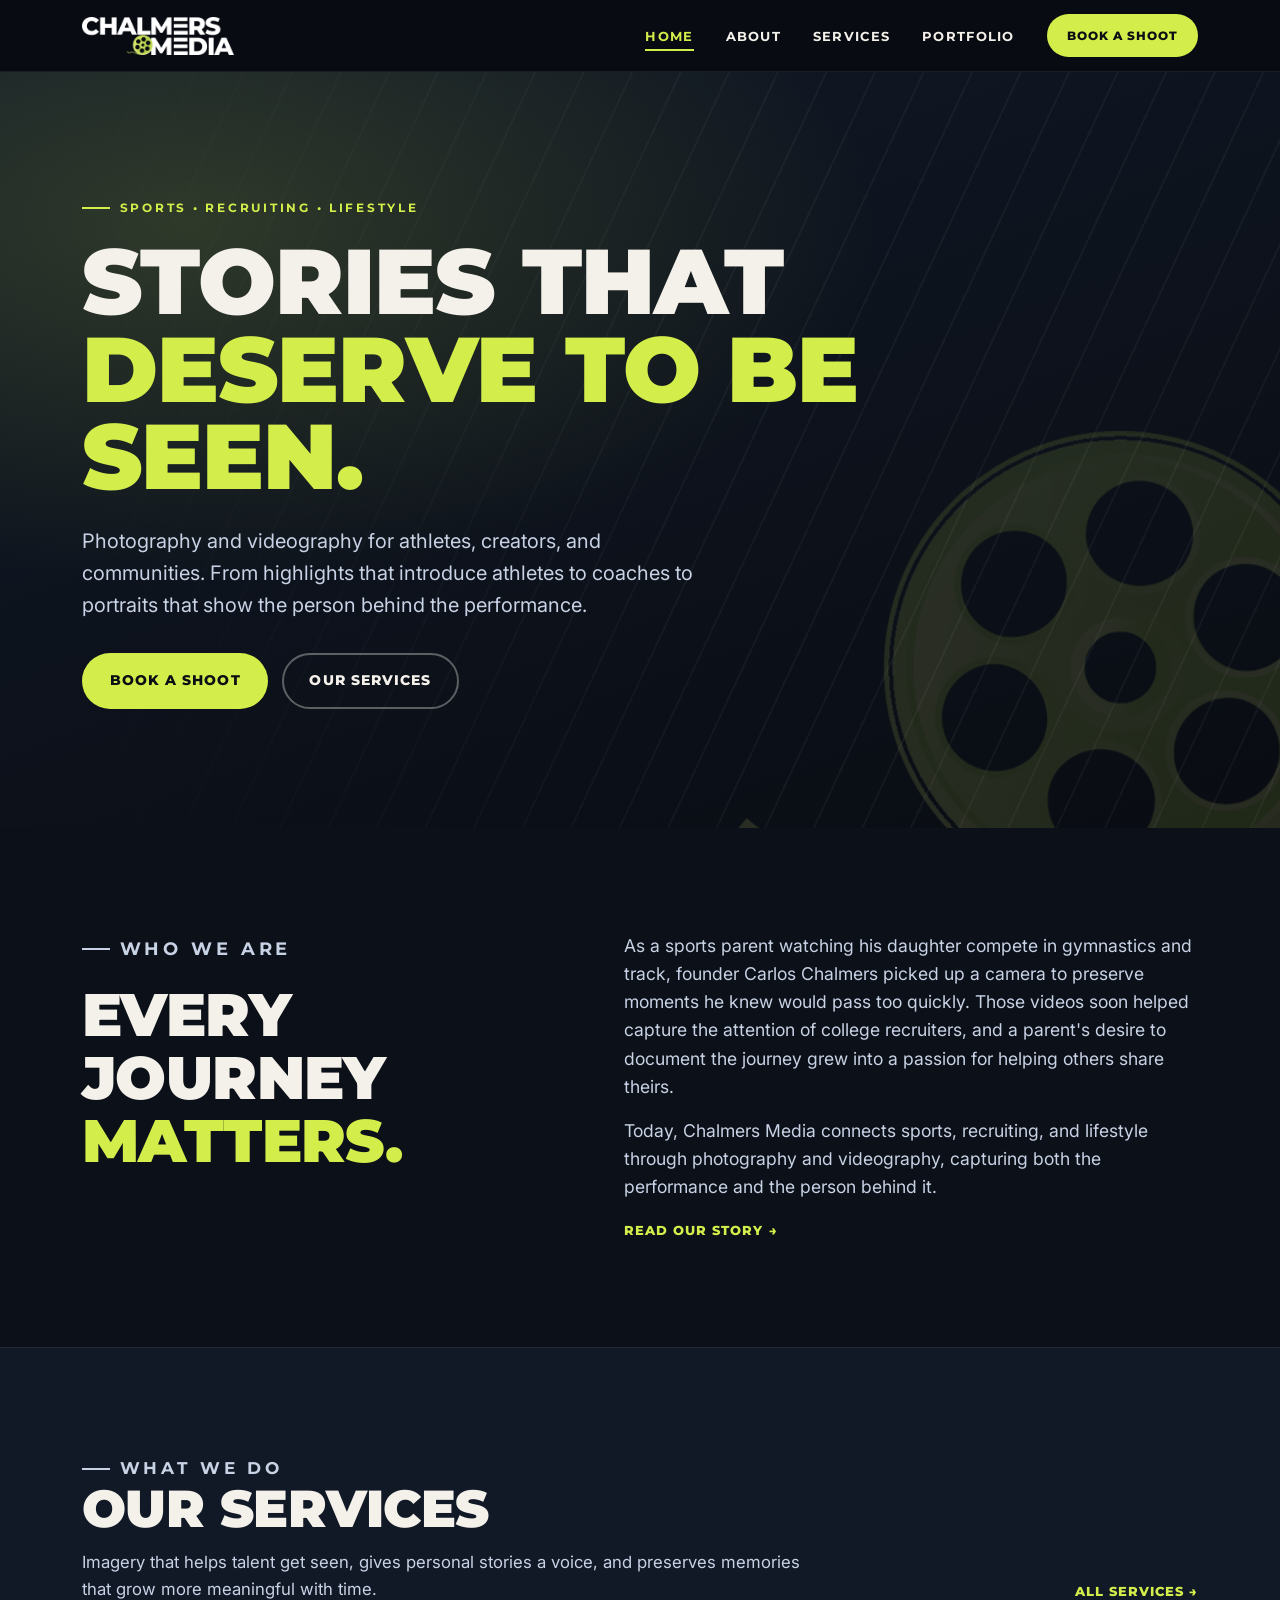
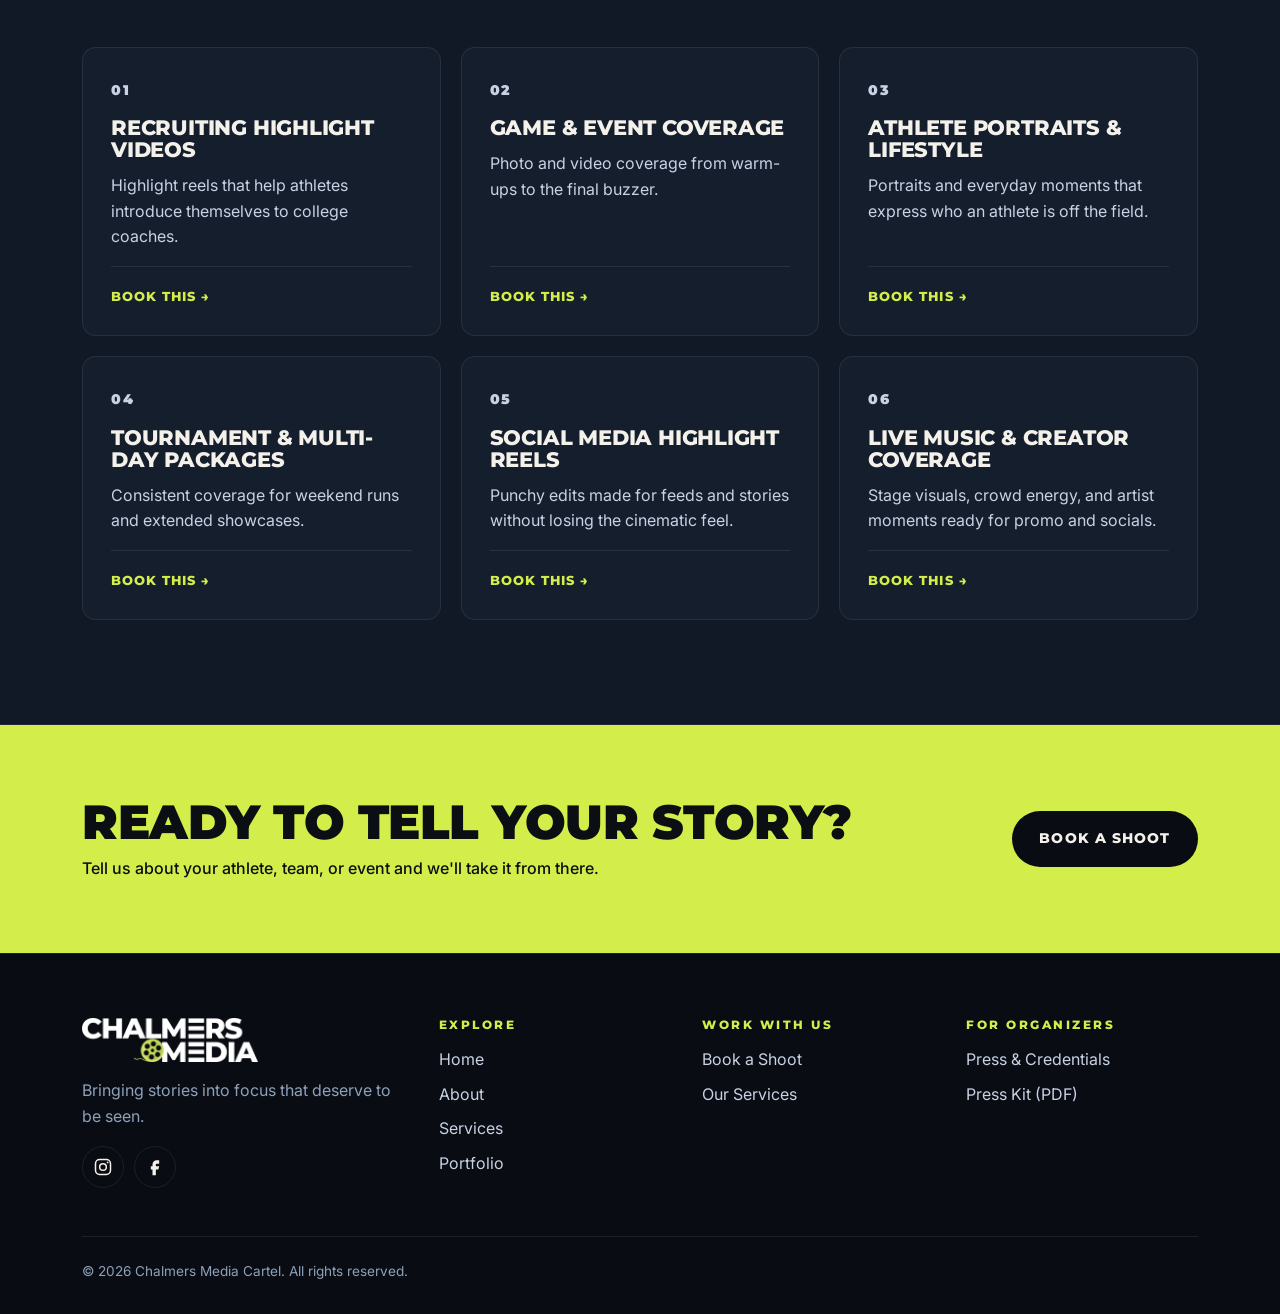
<file: index.html>
<!DOCTYPE html>
<html lang="en">
<head>
  <meta charset="UTF-8">
  <meta name="viewport" content="width=device-width, initial-scale=1.0">
  <title>Chalmers Media | Sports, Recruiting &amp; Lifestyle Photo + Video</title>
  <meta name="description" content="Chalmers Media brings stories into focus that deserve to be seen: recruiting highlights, game coverage, and portraits for athletes, creators, and communities.">
  <link rel="icon" type="image/png" href="film-reel.png">
  <link rel="preconnect" href="https://fonts.googleapis.com">
  <link rel="preconnect" href="https://fonts.gstatic.com" crossorigin>
  <link href="https://fonts.googleapis.com/css2?family=Inter:wght@400;500;600;700&family=Montserrat:wght@700;800;900&display=swap" rel="stylesheet">
  <link rel="stylesheet" href="styles.css">
  <!-- Lets CSS hide [data-reveal] elements only when JS is running, so nothing stays invisible if JS fails -->
  <script>document.documentElement.classList.add('js');</script>
</head>
<body>
  <a class="skip-link" href="#main">Skip to content</a>

  <header class="site-header">
    <div class="container header-inner">
      <a class="brand" href="index.html" aria-label="Chalmers Media home">
        <img src="chalmers-logo.png" alt="Chalmers Media" width="720" height="180">
      </a>
      <nav class="site-nav" id="site-nav" aria-label="Main">
        <ul>
          <li><a href="index.html" aria-current="page">Home</a></li>
          <li><a href="about.html">About</a></li>
          <li><a href="services.html">Services</a></li>
          <li><a href="portfolio.html">Portfolio</a></li>
          <li><a class="button primary small" href="book.html">Book a Shoot</a></li>
        </ul>
      </nav>
      <button class="nav-toggle" aria-label="Menu" aria-expanded="false" aria-controls="site-nav">
        <span></span><span></span><span></span>
      </button>
    </div>
  </header>

  <main id="main">
    <section class="hero">
      <div class="hero-bg" aria-hidden="true">
        <!-- To add a background reel later:
             <video class="hero-media" src="images/hero.mp4" autoplay muted loop playsinline></video> -->
        <span class="hero-lines"></span>
        <img class="hero-reel" src="film-reel.png" alt="">
      </div>
      <div class="container">
        <div class="hero-content" data-reveal="up">
          <p class="eyebrow">Sports &bull; Recruiting &bull; Lifestyle</p>
          <h1>Stories That <span class="accent">Deserve To Be Seen.</span></h1>
          <p class="subhead">Photography and videography for athletes, creators, and communities. From highlights that introduce athletes to coaches to portraits that show the person behind the performance.</p>
          <div class="hero-actions">
            <a class="button primary" href="book.html">Book a Shoot</a>
            <a class="button ghost" href="services.html">Our Services</a>
          </div>
        </div>
      </div>
    </section>

    <section class="section">
      <div class="container intro-grid">
        <div data-reveal="left">
          <p class="eyebrow">Who We Are</p>
          <h2>Every Journey <span class="accent">Matters.</span></h2>
        </div>
        <div data-reveal="right">
          <p>As a sports parent watching his daughter compete in gymnastics and track, founder Carlos Chalmers picked up a camera to preserve moments he knew would pass too quickly. Those videos soon helped capture the attention of college recruiters, and a parent's desire to document the journey grew into a passion for helping others share theirs.</p>
          <p>Today, Chalmers Media connects sports, recruiting, and lifestyle through photography and videography, capturing both the performance and the person behind it.</p>
          <a class="text-link" href="about.html">Read our story</a>
        </div>
      </div>
    </section>

    <section class="section alt">
      <div class="container">
        <div class="section-header split" data-reveal="left">
          <div>
            <p class="eyebrow">What We Do</p>
            <h2>Our Services</h2>
            <p>Imagery that helps talent get seen, gives personal stories a voice, and preserves memories that grow more meaningful with time.</p>
          </div>
          <a class="text-link" href="services.html">All services</a>
        </div>
        <div class="services-grid" data-reveal-stagger="zoom">
          <article class="service-card">
            <p class="service-num">01</p>
            <h3>Recruiting Highlight Videos</h3>
            <p>Highlight reels that help athletes introduce themselves to college coaches.</p>
            <div class="service-foot"><a class="text-link" href="book.html?service=recruiting">Book this</a></div>
          </article>
          <article class="service-card">
            <p class="service-num">02</p>
            <h3>Game &amp; Event Coverage</h3>
            <p>Photo and video coverage from warm-ups to the final buzzer.</p>
            <div class="service-foot"><a class="text-link" href="book.html?service=game-coverage">Book this</a></div>
          </article>
          <article class="service-card">
            <p class="service-num">03</p>
            <h3>Athlete Portraits &amp; Lifestyle</h3>
            <p>Portraits and everyday moments that express who an athlete is off the field.</p>
            <div class="service-foot"><a class="text-link" href="book.html?service=portraits">Book this</a></div>
          </article>
          <article class="service-card">
            <p class="service-num">04</p>
            <h3>Tournament &amp; Multi-Day Packages</h3>
            <p>Consistent coverage for weekend runs and extended showcases.</p>
            <div class="service-foot"><a class="text-link" href="book.html?service=tournaments">Book this</a></div>
          </article>
          <article class="service-card">
            <p class="service-num">05</p>
            <h3>Social Media Highlight Reels</h3>
            <p>Punchy edits made for feeds and stories without losing the cinematic feel.</p>
            <div class="service-foot"><a class="text-link" href="book.html?service=social-reels">Book this</a></div>
          </article>
          <article class="service-card">
            <p class="service-num">06</p>
            <h3>Live Music &amp; Creator Coverage</h3>
            <p>Stage visuals, crowd energy, and artist moments ready for promo and socials.</p>
            <div class="service-foot"><a class="text-link" href="book.html?service=music-creators">Book this</a></div>
          </article>
        </div>
      </div>
    </section>

    <!-- Fills from content.js (videos). Stays hidden until there is real work to show. -->
    <section class="section" data-hide-if-empty hidden>
      <div class="container">
        <div class="section-header split" data-reveal="left">
          <div>
            <p class="eyebrow">Latest Work</p>
            <h2>Fresh From The Field</h2>
          </div>
          <a class="text-link" href="portfolio.html">Full portfolio</a>
        </div>
        <div class="media-grid" data-video-feed data-limit="3" data-reveal-stagger="zoom"></div>
      </div>
    </section>

    <section class="cta-band">
      <div class="container cta-inner" data-reveal="zoom">
        <div>
          <h2>Ready To Tell Your Story?</h2>
          <p>Tell us about your athlete, team, or event and we'll take it from there.</p>
        </div>
        <a class="button dark" href="book.html">Book a Shoot</a>
      </div>
    </section>
  </main>

  <footer class="footer">
    <div class="container">
      <div class="footer-grid">
        <div class="footer-brand">
          <img src="chalmers-logo.png" alt="Chalmers Media" width="720" height="180">
          <p>Bringing stories into focus that deserve to be seen.</p>
          <div class="social-links">
            <a href="https://instagram.com/ChalmersMediaCartel" aria-label="Chalmers Media on Instagram" target="_blank" rel="noopener">
              <svg viewBox="0 0 24 24" fill="none" stroke="currentColor" stroke-width="1.8" aria-hidden="true"><rect x="3" y="3" width="18" height="18" rx="5"/><circle cx="12" cy="12" r="4"/><circle cx="17.5" cy="6.5" r="1.1" fill="currentColor" stroke="none"/></svg>
            </a>
            <a href="https://facebook.com/ChalmersMedia" aria-label="Chalmers Media on Facebook" target="_blank" rel="noopener">
              <svg viewBox="0 0 24 24" fill="currentColor" aria-hidden="true"><path d="M14 8h3V4h-3c-2.8 0-5 2.2-5 5v2H7v4h2v7h4v-7h3l1-4h-4V9c0-.6.4-1 1-1z"/></svg>
            </a>
          </div>
        </div>
        <div>
          <h2>Explore</h2>
          <ul>
            <li><a href="index.html">Home</a></li>
            <li><a href="about.html">About</a></li>
            <li><a href="services.html">Services</a></li>
            <li><a href="portfolio.html">Portfolio</a></li>
          </ul>
        </div>
        <div>
          <h2>Work With Us</h2>
          <ul>
            <li><a href="book.html">Book a Shoot</a></li>
            <li><a href="services.html">Our Services</a></li>
          </ul>
        </div>
        <div>
          <h2>For Organizers</h2>
          <ul>
            <li><a href="about.html#credentials">Press &amp; Credentials</a></li>
            <li><a href="docs/ChalmersMedia_PressKit.pdf" target="_blank" rel="noopener">Press Kit (PDF)</a></li>
          </ul>
        </div>
      </div>
      <div class="footer-bottom">
        <p>&copy; <span data-year></span> Chalmers Media Cartel. All rights reserved.</p>
      </div>
    </div>
  </footer>

  <script src="content.js"></script>
  <script src="main.js"></script>
</body>
</html>
</file>
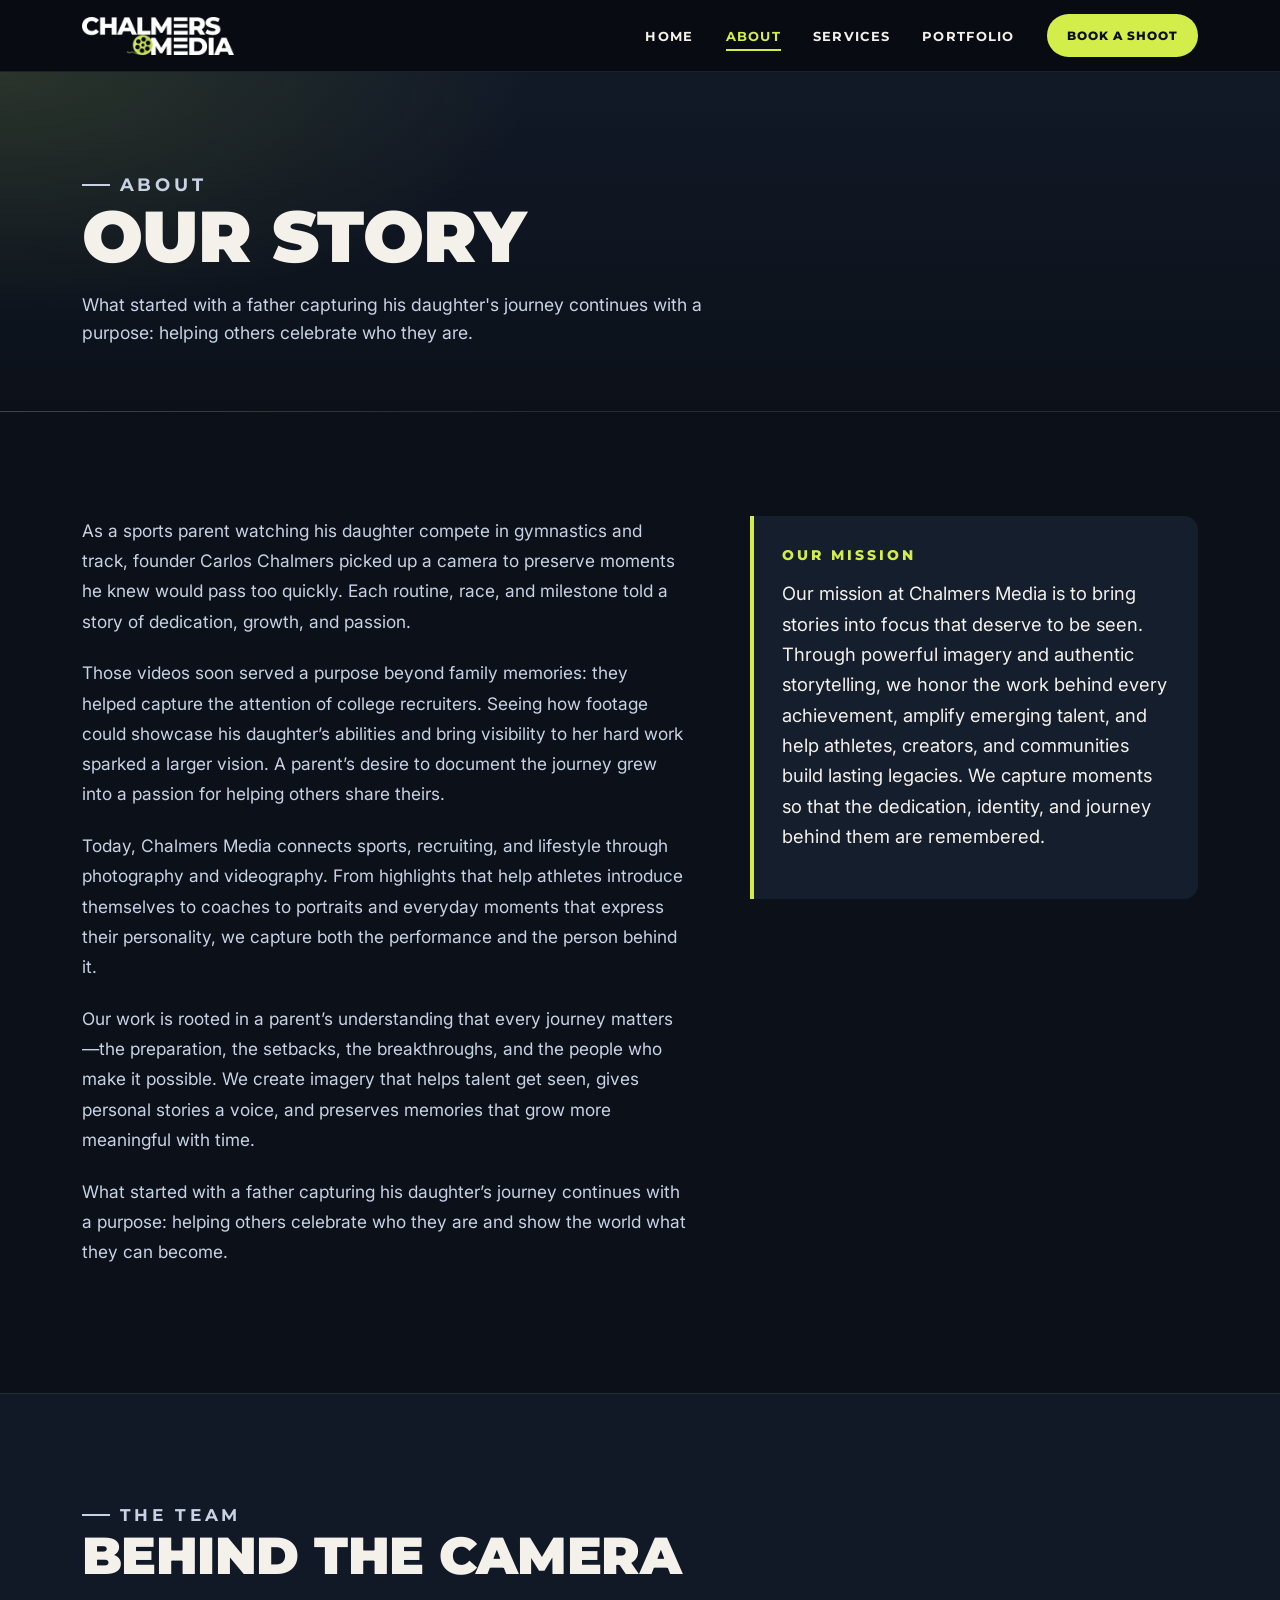
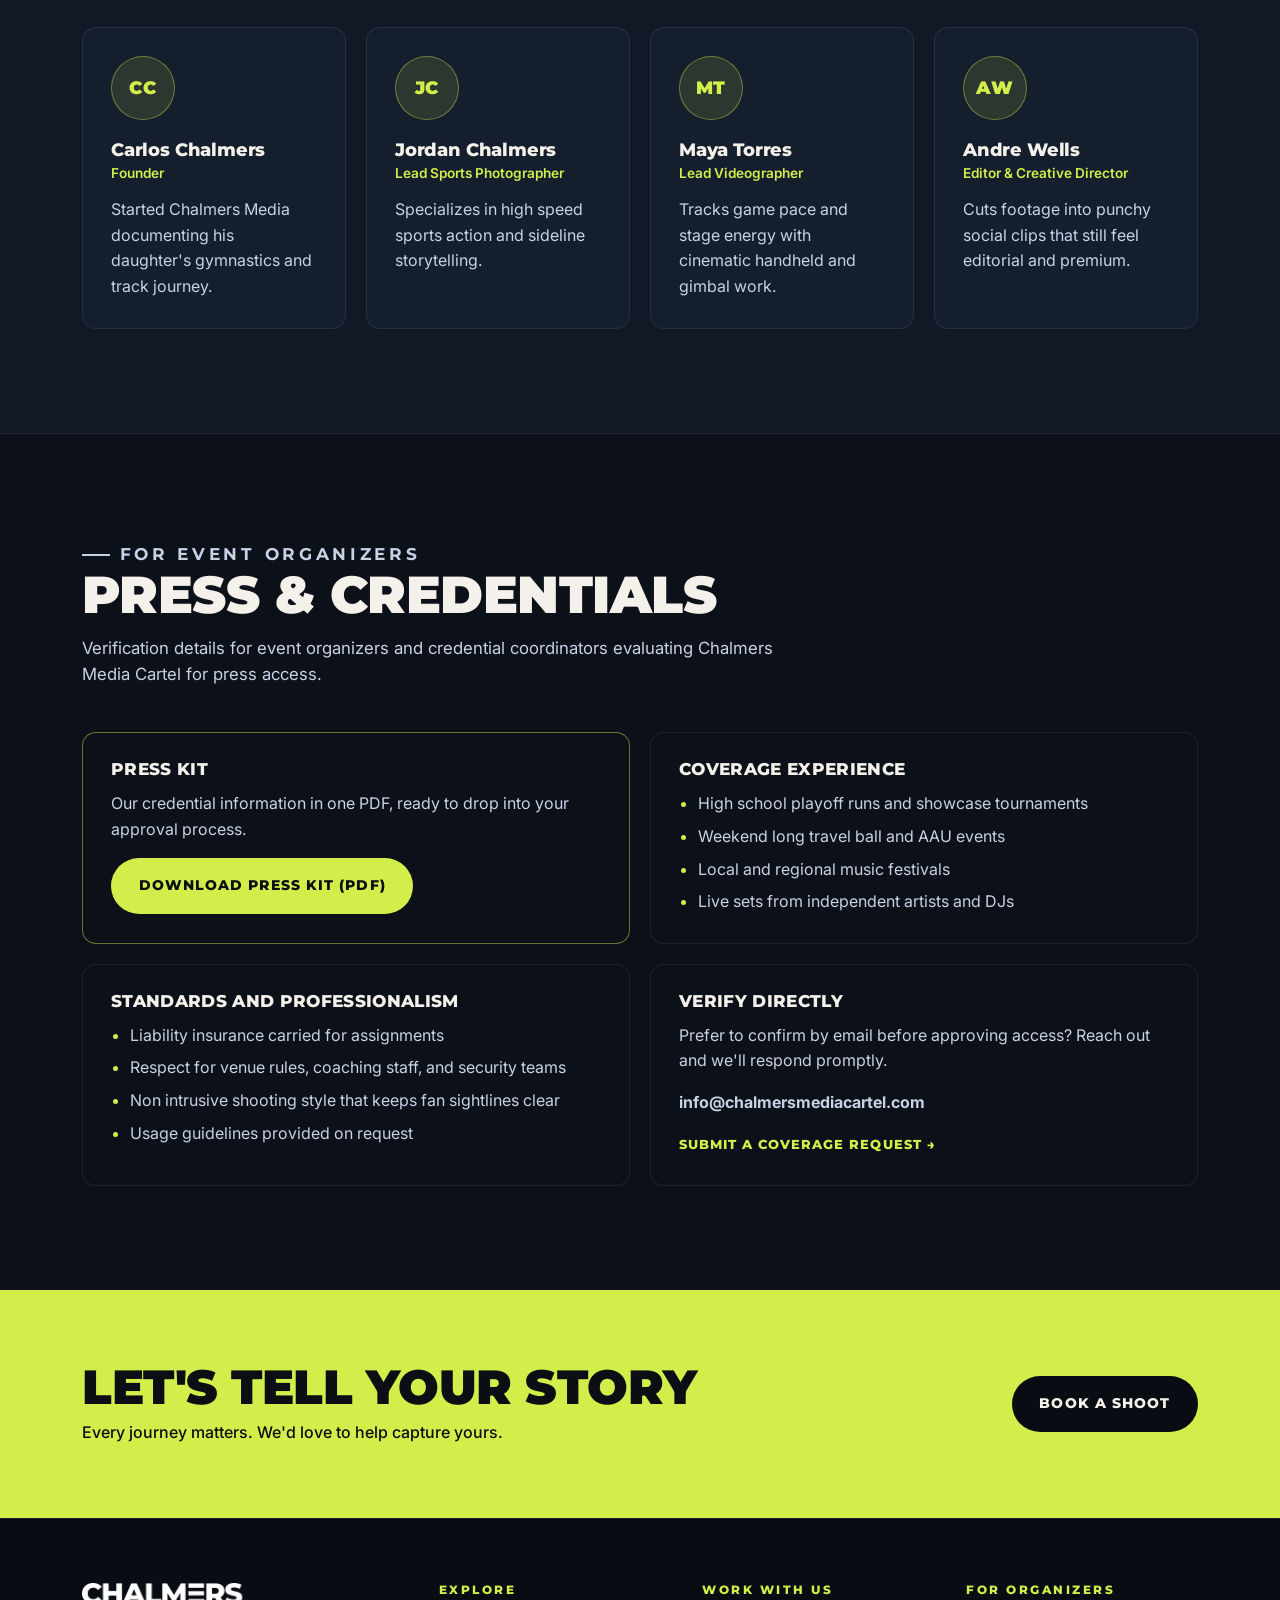
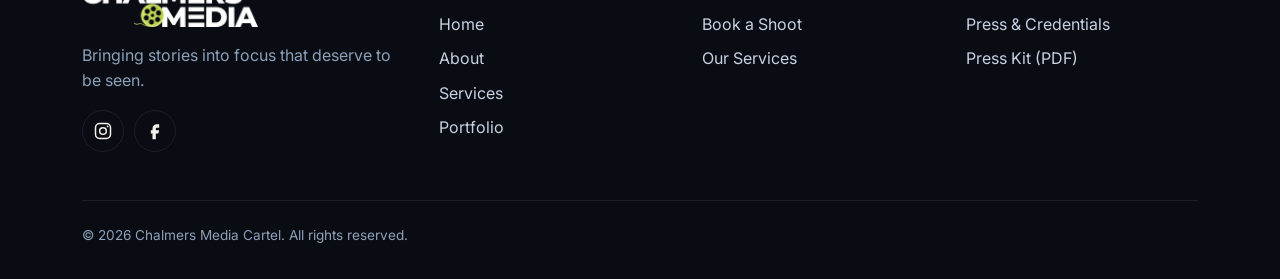
<file: about.html>
<!DOCTYPE html>
<html lang="en">
<head>
  <meta charset="UTF-8">
  <meta name="viewport" content="width=device-width, initial-scale=1.0">
  <title>About | Chalmers Media</title>
  <meta name="description" content="The story behind Chalmers Media, our mission, our team, and press credential information for event organizers.">
  <link rel="icon" type="image/png" href="film-reel.png">
  <link rel="preconnect" href="https://fonts.googleapis.com">
  <link rel="preconnect" href="https://fonts.gstatic.com" crossorigin>
  <link href="https://fonts.googleapis.com/css2?family=Inter:wght@400;500;600;700&family=Montserrat:wght@700;800;900&display=swap" rel="stylesheet">
  <link rel="stylesheet" href="styles.css">
</head>
<body>
  <a class="skip-link" href="#main">Skip to content</a>

  <header class="site-header">
    <div class="container header-inner">
      <a class="brand" href="index.html" aria-label="Chalmers Media home">
        <img src="chalmers-logo.png" alt="Chalmers Media" width="720" height="180">
      </a>
      <nav class="site-nav" id="site-nav" aria-label="Main">
        <ul>
          <li><a href="index.html">Home</a></li>
          <li><a href="about.html" aria-current="page">About</a></li>
          <li><a href="services.html">Services</a></li>
          <li><a href="portfolio.html">Portfolio</a></li>
          <li><a class="button primary small" href="book.html">Book a Shoot</a></li>
        </ul>
      </nav>
      <button class="nav-toggle" aria-label="Menu" aria-expanded="false" aria-controls="site-nav">
        <span></span><span></span><span></span>
      </button>
    </div>
  </header>

  <main id="main">
    <section class="page-hero">
      <div class="container">
        <p class="eyebrow">About</p>
        <h1>Our Story</h1>
        <p>What started with a father capturing his daughter's journey continues with a purpose: helping others celebrate who they are.</p>
      </div>
    </section>

    <section class="section">
      <div class="container story-grid">
        <div class="prose">
          <p>As a sports parent watching his daughter compete in gymnastics and track, founder Carlos Chalmers picked up a camera to preserve moments he knew would pass too quickly. Each routine, race, and milestone told a story of dedication, growth, and passion.</p>
          <p>Those videos soon served a purpose beyond family memories: they helped capture the attention of college recruiters. Seeing how footage could showcase his daughter&rsquo;s abilities and bring visibility to her hard work sparked a larger vision. A parent&rsquo;s desire to document the journey grew into a passion for helping others share theirs.</p>
          <p>Today, Chalmers Media connects sports, recruiting, and lifestyle through photography and videography. From highlights that help athletes introduce themselves to coaches to portraits and everyday moments that express their personality, we capture both the performance and the person behind it.</p>
          <p>Our work is rooted in a parent&rsquo;s understanding that every journey matters&mdash;the preparation, the setbacks, the breakthroughs, and the people who make it possible. We create imagery that helps talent get seen, gives personal stories a voice, and preserves memories that grow more meaningful with time.</p>
          <p>What started with a father capturing his daughter&rsquo;s journey continues with a purpose: helping others celebrate who they are and show the world what they can become.</p>
        </div>
        <aside class="mission" aria-labelledby="mission-heading">
          <h2 id="mission-heading">Our Mission</h2>
          <blockquote>
            <p>Our mission at Chalmers Media is to bring stories into focus that deserve to be seen. Through powerful imagery and authentic storytelling, we honor the work behind every achievement, amplify emerging talent, and help athletes, creators, and communities build lasting legacies. We capture moments so that the dedication, identity, and journey behind them are remembered.</p>
          </blockquote>
        </aside>
      </div>
    </section>

    <section class="section alt">
      <div class="container">
        <div class="section-header">
          <p class="eyebrow">The Team</p>
          <h2>Behind The Camera</h2>
        </div>
        <div class="team-grid">
          <article class="team-card">
            <div class="avatar" aria-hidden="true">CC</div>
            <h3>Carlos Chalmers</h3>
            <p class="role">Founder</p>
            <p>Started Chalmers Media documenting his daughter's gymnastics and track journey.</p>
          </article>
          <!-- The three team members below are NOT real people (placeholder names from the
               original build). Kept at J-Will's request on 2026-11-10. Replace with the real
               crew before this goes live. See PLAN.md. -->
          <article class="team-card">
            <div class="avatar" aria-hidden="true">JC</div>
            <h3>Jordan Chalmers</h3>
            <p class="role">Lead Sports Photographer</p>
            <p>Specializes in high speed sports action and sideline storytelling.</p>
          </article>
          <article class="team-card">
            <div class="avatar" aria-hidden="true">MT</div>
            <h3>Maya Torres</h3>
            <p class="role">Lead Videographer</p>
            <p>Tracks game pace and stage energy with cinematic handheld and gimbal work.</p>
          </article>
          <article class="team-card">
            <div class="avatar" aria-hidden="true">AW</div>
            <h3>Andre Wells</h3>
            <p class="role">Editor &amp; Creative Director</p>
            <p>Cuts footage into punchy social clips that still feel editorial and premium.</p>
          </article>
        </div>
      </div>
    </section>

    <!-- This anchor (about.html#credentials) is the link used on press credential
         applications. Do not rename the id. credentials.html redirects here. -->
    <section class="section" id="credentials">
      <div class="container">
        <div class="section-header">
          <p class="eyebrow">For Event Organizers</p>
          <h2>Press &amp; Credentials</h2>
          <p>Verification details for event organizers and credential coordinators evaluating Chalmers Media Cartel for press access.</p>
        </div>
        <div class="press-grid">
          <div class="press-card featured">
            <h3>Press Kit</h3>
            <p>Our credential information in one PDF, ready to drop into your approval process.</p>
            <a class="button primary" href="docs/ChalmersMedia_PressKit.pdf" target="_blank" rel="noopener">Download Press Kit (PDF)</a>
          </div>
          <div class="press-card">
            <h3>Coverage Experience</h3>
            <ul class="bullet-list">
              <li>High school playoff runs and showcase tournaments</li>
              <li>Weekend long travel ball and AAU events</li>
              <li>Local and regional music festivals</li>
              <li>Live sets from independent artists and DJs</li>
            </ul>
          </div>
          <div class="press-card">
            <h3>Standards And Professionalism</h3>
            <ul class="bullet-list">
              <li>Liability insurance carried for assignments <!-- Update with carrier and coverage details --></li>
              <li>Respect for venue rules, coaching staff, and security teams</li>
              <li>Non intrusive shooting style that keeps fan sightlines clear</li>
              <li>Usage guidelines provided on request</li>
            </ul>
          </div>
          <div class="press-card">
            <h3>Verify Directly</h3>
            <p>Prefer to confirm by email before approving access? Reach out and we'll respond promptly.</p>
            <p class="email">info@chalmersmediacartel.com</p>
            <!-- Update with real contact email -->
            <a class="text-link" href="book.html?service=credential">Submit a coverage request</a>
          </div>
        </div>
      </div>
    </section>

    <section class="cta-band">
      <div class="container cta-inner">
        <div>
          <h2>Let's Tell Your Story</h2>
          <p>Every journey matters. We'd love to help capture yours.</p>
        </div>
        <a class="button dark" href="book.html">Book a Shoot</a>
      </div>
    </section>
  </main>

  <footer class="footer">
    <div class="container">
      <div class="footer-grid">
        <div class="footer-brand">
          <img src="chalmers-logo.png" alt="Chalmers Media" width="720" height="180">
          <p>Bringing stories into focus that deserve to be seen.</p>
          <div class="social-links">
            <a href="https://instagram.com/ChalmersMediaCartel" aria-label="Chalmers Media on Instagram" target="_blank" rel="noopener">
              <svg viewBox="0 0 24 24" fill="none" stroke="currentColor" stroke-width="1.8" aria-hidden="true"><rect x="3" y="3" width="18" height="18" rx="5"/><circle cx="12" cy="12" r="4"/><circle cx="17.5" cy="6.5" r="1.1" fill="currentColor" stroke="none"/></svg>
            </a>
            <a href="https://facebook.com/ChalmersMedia" aria-label="Chalmers Media on Facebook" target="_blank" rel="noopener">
              <svg viewBox="0 0 24 24" fill="currentColor" aria-hidden="true"><path d="M14 8h3V4h-3c-2.8 0-5 2.2-5 5v2H7v4h2v7h4v-7h3l1-4h-4V9c0-.6.4-1 1-1z"/></svg>
            </a>
          </div>
        </div>
        <div>
          <h2>Explore</h2>
          <ul>
            <li><a href="index.html">Home</a></li>
            <li><a href="about.html">About</a></li>
            <li><a href="services.html">Services</a></li>
            <li><a href="portfolio.html">Portfolio</a></li>
          </ul>
        </div>
        <div>
          <h2>Work With Us</h2>
          <ul>
            <li><a href="book.html">Book a Shoot</a></li>
            <li><a href="services.html">Our Services</a></li>
          </ul>
        </div>
        <div>
          <h2>For Organizers</h2>
          <ul>
            <li><a href="about.html#credentials">Press &amp; Credentials</a></li>
            <li><a href="docs/ChalmersMedia_PressKit.pdf" target="_blank" rel="noopener">Press Kit (PDF)</a></li>
          </ul>
        </div>
      </div>
      <div class="footer-bottom">
        <p>&copy; <span data-year></span> Chalmers Media Cartel. All rights reserved.</p>
      </div>
    </div>
  </footer>

  <script src="content.js"></script>
  <script src="main.js"></script>
</body>
</html>
</file>
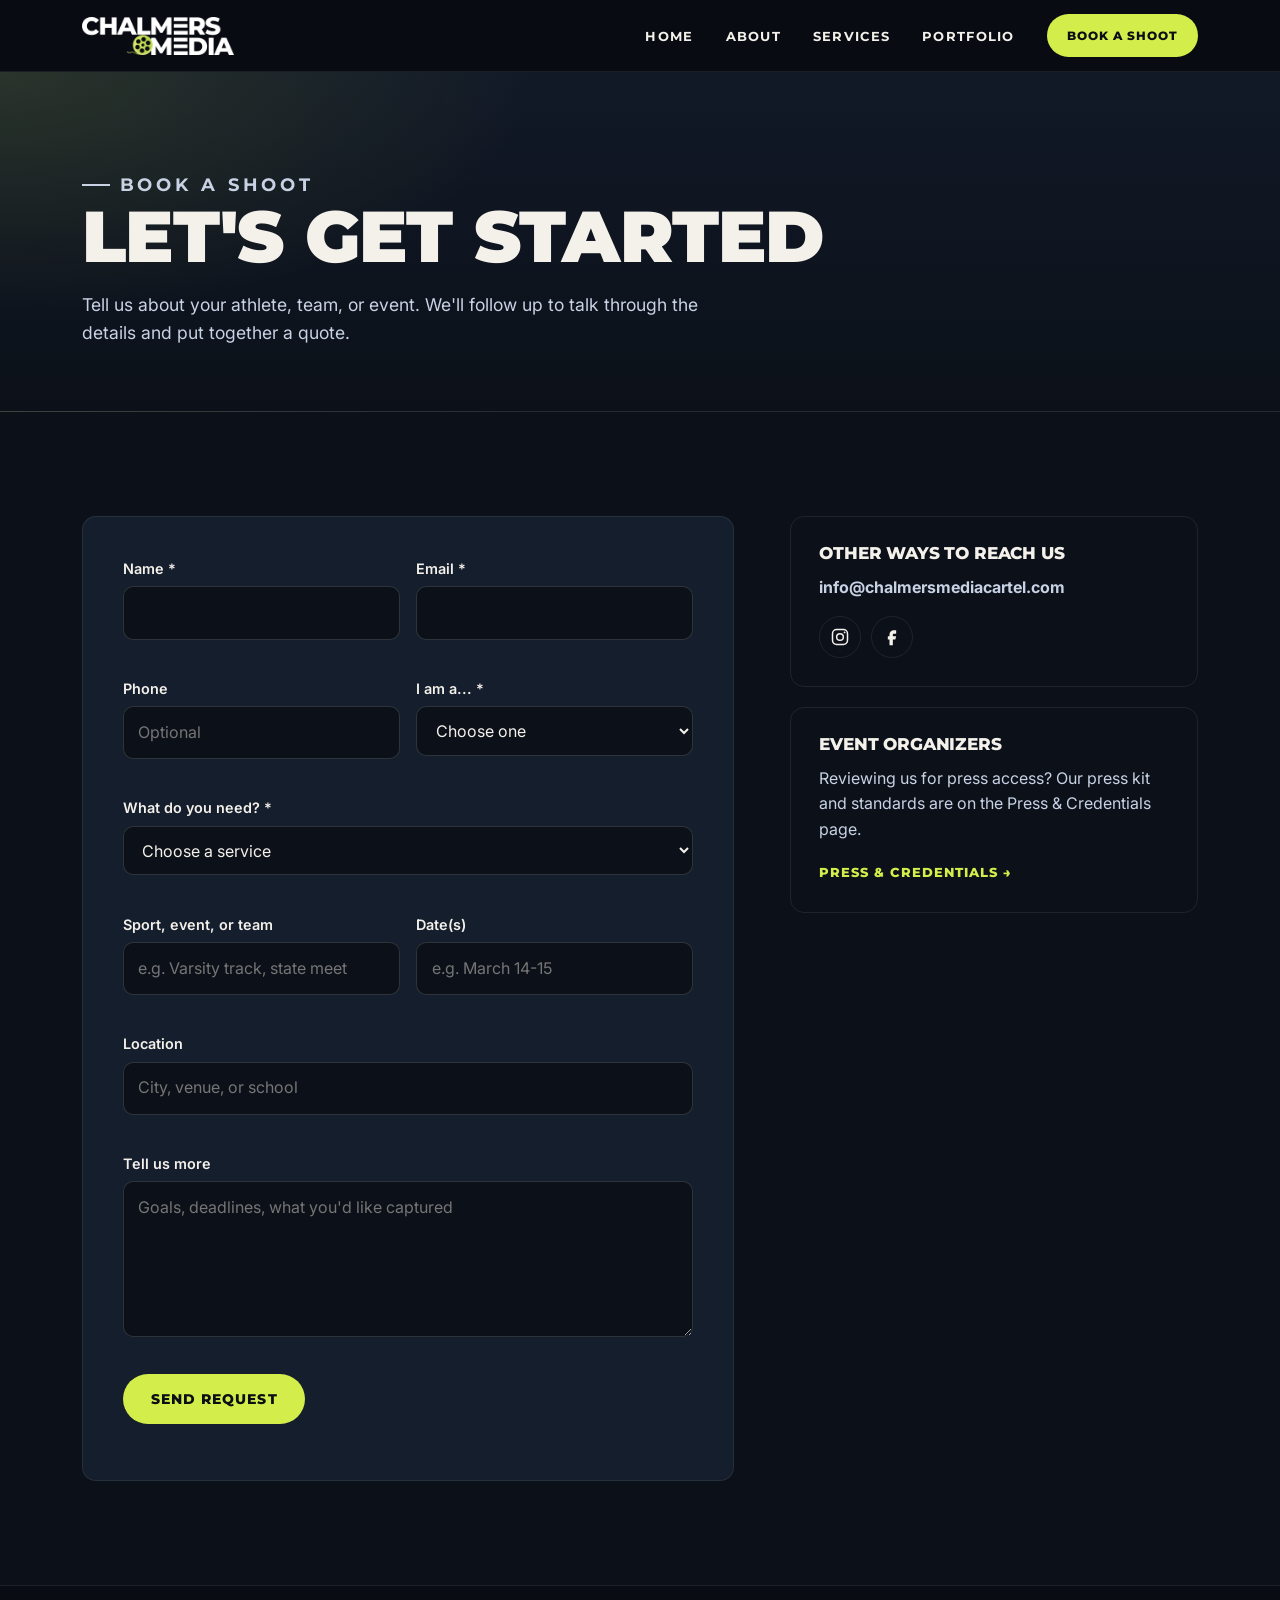
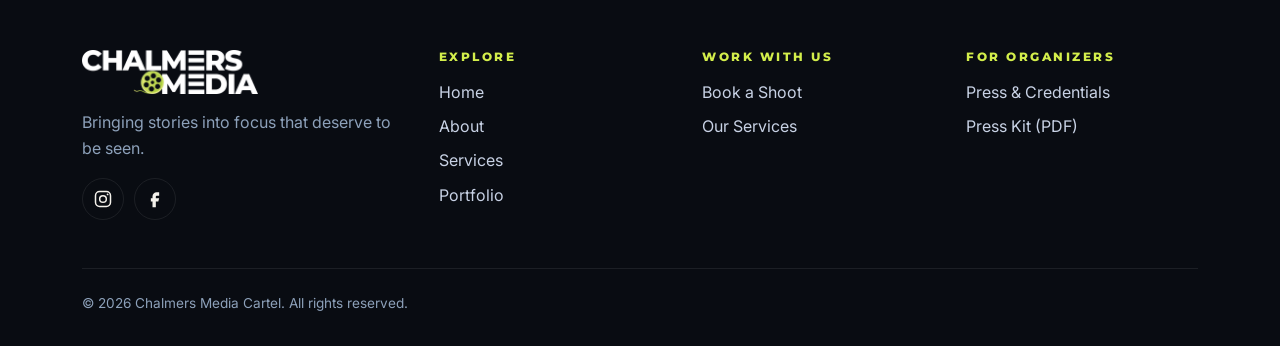
<file: book.html>
<!DOCTYPE html>
<html lang="en">
<head>
  <meta charset="UTF-8">
  <meta name="viewport" content="width=device-width, initial-scale=1.0">
  <title>Book a Shoot | Chalmers Media</title>
  <meta name="description" content="Tell Chalmers Media about your athlete, team, or event and request a shoot.">
  <link rel="icon" type="image/png" href="film-reel.png">
  <link rel="preconnect" href="https://fonts.googleapis.com">
  <link rel="preconnect" href="https://fonts.gstatic.com" crossorigin>
  <link href="https://fonts.googleapis.com/css2?family=Inter:wght@400;500;600;700&family=Montserrat:wght@700;800;900&display=swap" rel="stylesheet">
  <link rel="stylesheet" href="styles.css">
</head>
<body>
  <a class="skip-link" href="#main">Skip to content</a>

  <header class="site-header">
    <div class="container header-inner">
      <a class="brand" href="index.html" aria-label="Chalmers Media home">
        <img src="chalmers-logo.png" alt="Chalmers Media" width="720" height="180">
      </a>
      <nav class="site-nav" id="site-nav" aria-label="Main">
        <ul>
          <li><a href="index.html">Home</a></li>
          <li><a href="about.html">About</a></li>
          <li><a href="services.html">Services</a></li>
          <li><a href="portfolio.html">Portfolio</a></li>
          <li><a class="button primary small" href="book.html">Book a Shoot</a></li>
        </ul>
      </nav>
      <button class="nav-toggle" aria-label="Menu" aria-expanded="false" aria-controls="site-nav">
        <span></span><span></span><span></span>
      </button>
    </div>
  </header>

  <main id="main">
    <section class="page-hero">
      <div class="container">
        <p class="eyebrow">Book a Shoot</p>
        <h1>Let's Get Started</h1>
        <p>Tell us about your athlete, team, or event. We'll follow up to talk through the details and put together a quote.</p>
      </div>
    </section>

    <section class="section">
      <div class="container book-grid">
        <div class="form-card">
          <form id="booking-form" novalidate>
            <div class="form-row">
              <div class="form-group">
                <label for="name">Name *</label>
                <input type="text" id="name" name="name" autocomplete="name" required>
                <small class="error" aria-live="polite"></small>
              </div>
              <div class="form-group">
                <label for="email">Email *</label>
                <input type="email" id="email" name="email" autocomplete="email" required>
                <small class="error" aria-live="polite"></small>
              </div>
            </div>
            <div class="form-row">
              <div class="form-group">
                <label for="phone">Phone</label>
                <input type="tel" id="phone" name="phone" autocomplete="tel" placeholder="Optional">
                <small class="error" aria-live="polite"></small>
              </div>
              <div class="form-group">
                <label for="role">I am a... *</label>
                <select id="role" name="role" required>
                  <option value="">Choose one</option>
                  <option value="Athlete">Athlete</option>
                  <option value="Parent / Family">Parent / Family</option>
                  <option value="Coach / Team Staff">Coach / Team Staff</option>
                  <option value="Event Organizer / Media Coordinator">Event Organizer / Media Coordinator</option>
                  <option value="Artist / Creator">Artist / Creator</option>
                  <option value="Other">Other</option>
                </select>
                <small class="error" aria-live="polite"></small>
              </div>
            </div>
            <div class="form-group">
              <label for="service">What do you need? *</label>
              <select id="service" name="service" required>
                <option value="">Choose a service</option>
                <option value="recruiting">Recruiting Highlight Video</option>
                <option value="game-coverage">Game &amp; Event Coverage</option>
                <option value="portraits">Athlete Portraits &amp; Lifestyle</option>
                <option value="tournaments">Tournament / Multi-Day Package</option>
                <option value="social-reels">Social Media Highlight Reels</option>
                <option value="music-creators">Live Music &amp; Creator Coverage</option>
                <option value="credential">Press credential / coverage request for my event</option>
                <option value="not-sure">Not sure yet</option>
              </select>
              <small class="error" aria-live="polite"></small>
            </div>
            <div class="form-row">
              <div class="form-group">
                <label for="event-name">Sport, event, or team</label>
                <input type="text" id="event-name" name="event-name" placeholder="e.g. Varsity track, state meet">
                <small class="error" aria-live="polite"></small>
              </div>
              <div class="form-group">
                <label for="event-date">Date(s)</label>
                <input type="text" id="event-date" name="event-date" placeholder="e.g. March 14-15">
                <small class="error" aria-live="polite"></small>
              </div>
            </div>
            <div class="form-group">
              <label for="event-location">Location</label>
              <input type="text" id="event-location" name="event-location" placeholder="City, venue, or school">
              <small class="error" aria-live="polite"></small>
            </div>
            <div class="form-group">
              <label for="details">Tell us more</label>
              <textarea id="details" name="details" rows="5" placeholder="Goals, deadlines, what you'd like captured"></textarea>
              <small class="error" aria-live="polite"></small>
            </div>
            <!-- Spam trap: hidden from people, bots fill it in and Formspree drops the submission -->
            <div class="honeypot" aria-hidden="true">
              <label for="_gotcha">Leave this empty</label>
              <input type="text" id="_gotcha" name="_gotcha" tabindex="-1" autocomplete="off">
            </div>
            <button type="submit" class="button primary">Send Request</button>
            <p class="form-message" role="status"></p>
          </form>
        </div>

        <aside>
          <div class="side-card">
            <h2>Other Ways To Reach Us</h2>
            <p class="email">info@chalmersmediacartel.com</p>
            <!-- Update with real contact email -->
            <div class="social-links">
              <a href="https://instagram.com/ChalmersMediaCartel" aria-label="Chalmers Media on Instagram" target="_blank" rel="noopener">
                <svg viewBox="0 0 24 24" fill="none" stroke="currentColor" stroke-width="1.8" aria-hidden="true"><rect x="3" y="3" width="18" height="18" rx="5"/><circle cx="12" cy="12" r="4"/><circle cx="17.5" cy="6.5" r="1.1" fill="currentColor" stroke="none"/></svg>
              </a>
              <a href="https://facebook.com/ChalmersMedia" aria-label="Chalmers Media on Facebook" target="_blank" rel="noopener">
                <svg viewBox="0 0 24 24" fill="currentColor" aria-hidden="true"><path d="M14 8h3V4h-3c-2.8 0-5 2.2-5 5v2H7v4h2v7h4v-7h3l1-4h-4V9c0-.6.4-1 1-1z"/></svg>
              </a>
            </div>
          </div>
          <div class="side-card">
            <h2>Event Organizers</h2>
            <p>Reviewing us for press access? Our press kit and standards are on the Press &amp; Credentials page.</p>
            <p><a class="text-link" href="about.html#credentials">Press &amp; Credentials</a></p>
          </div>
        </aside>
      </div>
    </section>
  </main>

  <footer class="footer">
    <div class="container">
      <div class="footer-grid">
        <div class="footer-brand">
          <img src="chalmers-logo.png" alt="Chalmers Media" width="720" height="180">
          <p>Bringing stories into focus that deserve to be seen.</p>
          <div class="social-links">
            <a href="https://instagram.com/ChalmersMediaCartel" aria-label="Chalmers Media on Instagram" target="_blank" rel="noopener">
              <svg viewBox="0 0 24 24" fill="none" stroke="currentColor" stroke-width="1.8" aria-hidden="true"><rect x="3" y="3" width="18" height="18" rx="5"/><circle cx="12" cy="12" r="4"/><circle cx="17.5" cy="6.5" r="1.1" fill="currentColor" stroke="none"/></svg>
            </a>
            <a href="https://facebook.com/ChalmersMedia" aria-label="Chalmers Media on Facebook" target="_blank" rel="noopener">
              <svg viewBox="0 0 24 24" fill="currentColor" aria-hidden="true"><path d="M14 8h3V4h-3c-2.8 0-5 2.2-5 5v2H7v4h2v7h4v-7h3l1-4h-4V9c0-.6.4-1 1-1z"/></svg>
            </a>
          </div>
        </div>
        <div>
          <h2>Explore</h2>
          <ul>
            <li><a href="index.html">Home</a></li>
            <li><a href="about.html">About</a></li>
            <li><a href="services.html">Services</a></li>
            <li><a href="portfolio.html">Portfolio</a></li>
          </ul>
        </div>
        <div>
          <h2>Work With Us</h2>
          <ul>
            <li><a href="book.html">Book a Shoot</a></li>
            <li><a href="services.html">Our Services</a></li>
          </ul>
        </div>
        <div>
          <h2>For Organizers</h2>
          <ul>
            <li><a href="about.html#credentials">Press &amp; Credentials</a></li>
            <li><a href="docs/ChalmersMedia_PressKit.pdf" target="_blank" rel="noopener">Press Kit (PDF)</a></li>
          </ul>
        </div>
      </div>
      <div class="footer-bottom">
        <p>&copy; <span data-year></span> Chalmers Media Cartel. All rights reserved.</p>
      </div>
    </div>
  </footer>

  <script src="content.js"></script>
  <script src="main.js"></script>
</body>
</html>
</file>
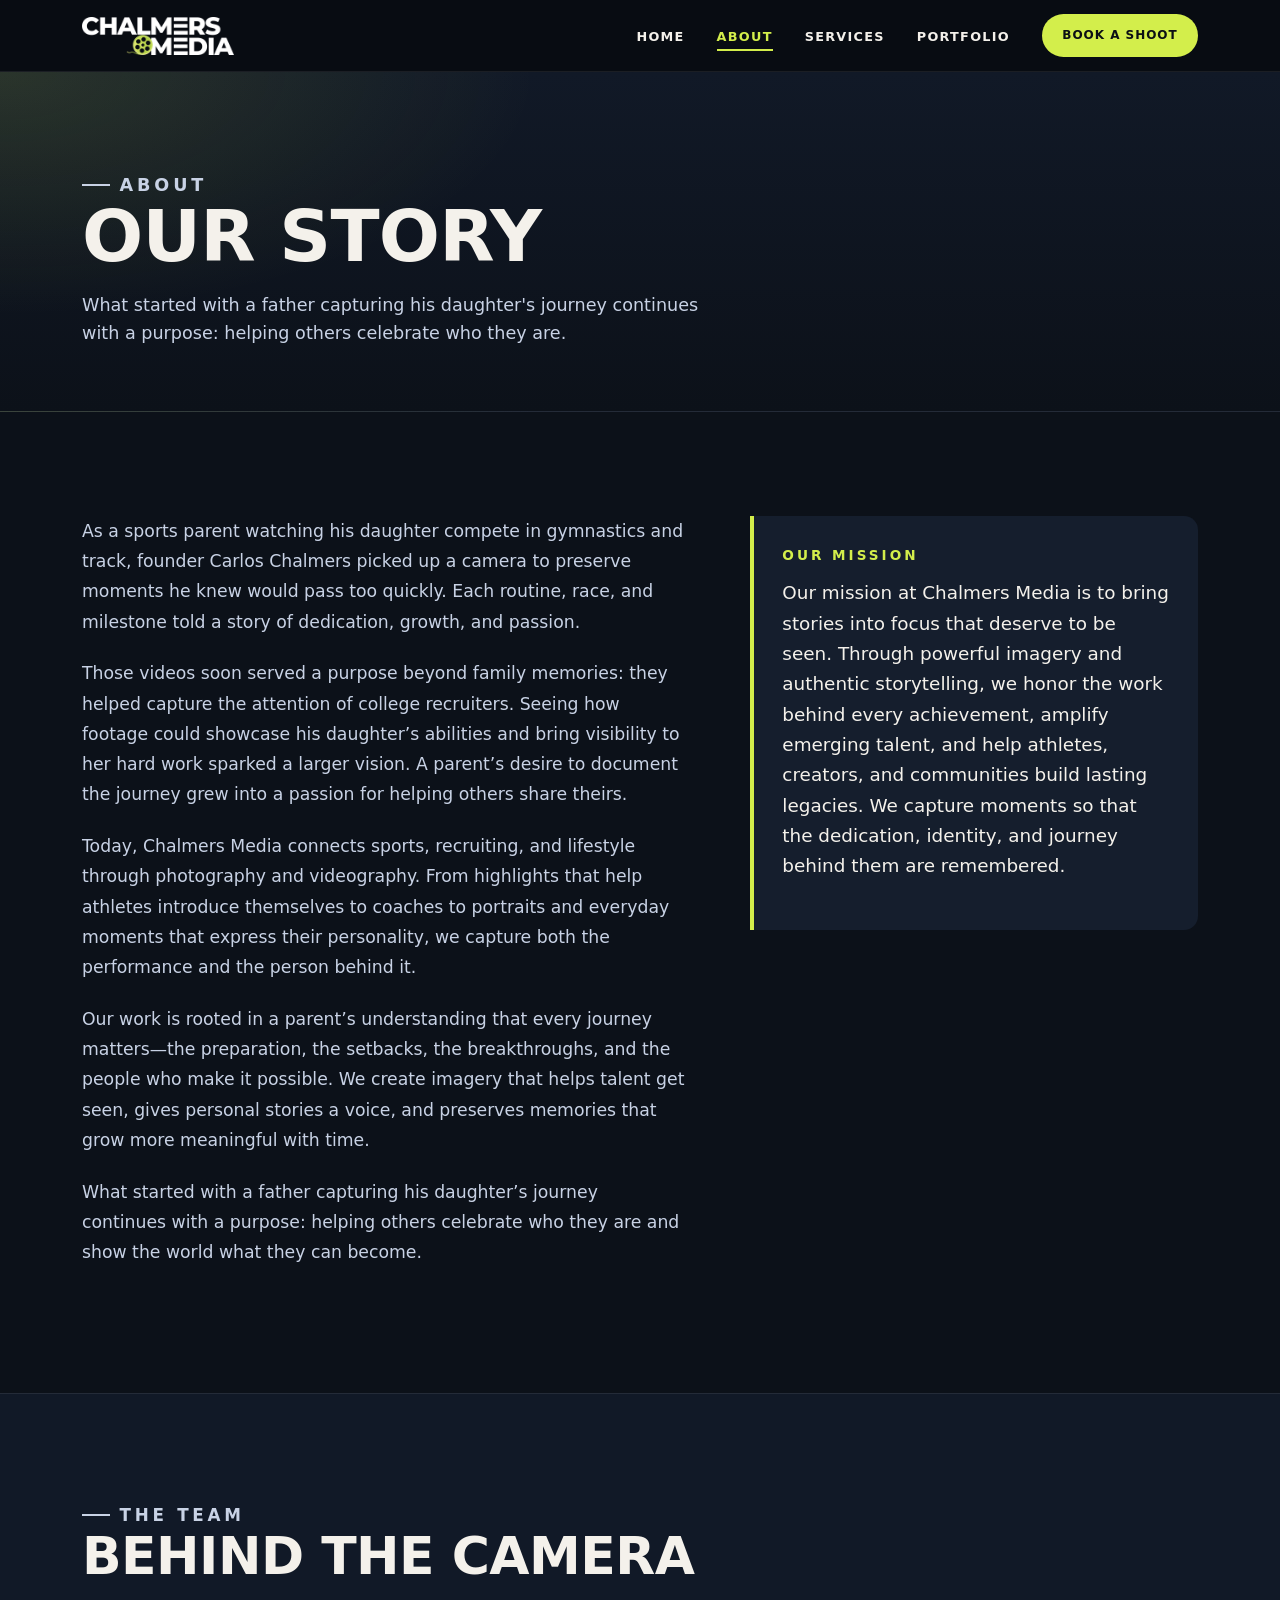
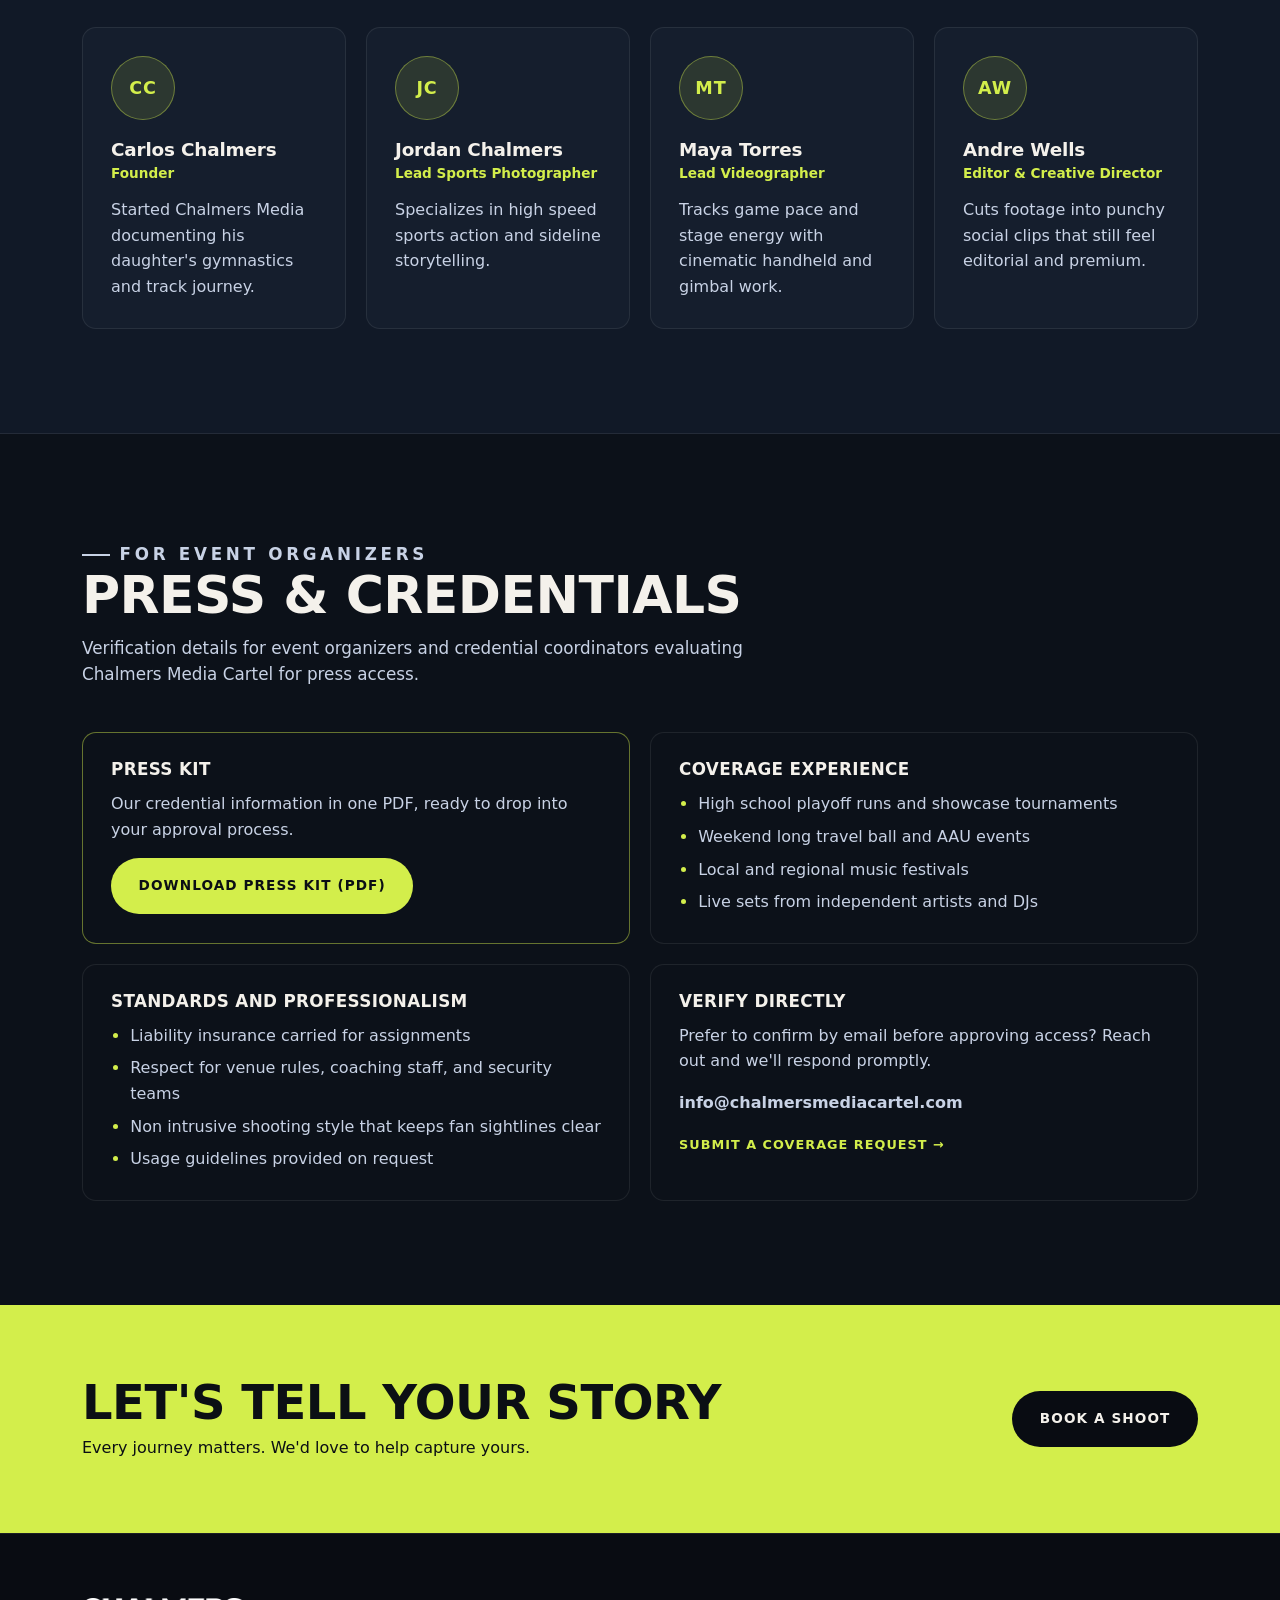
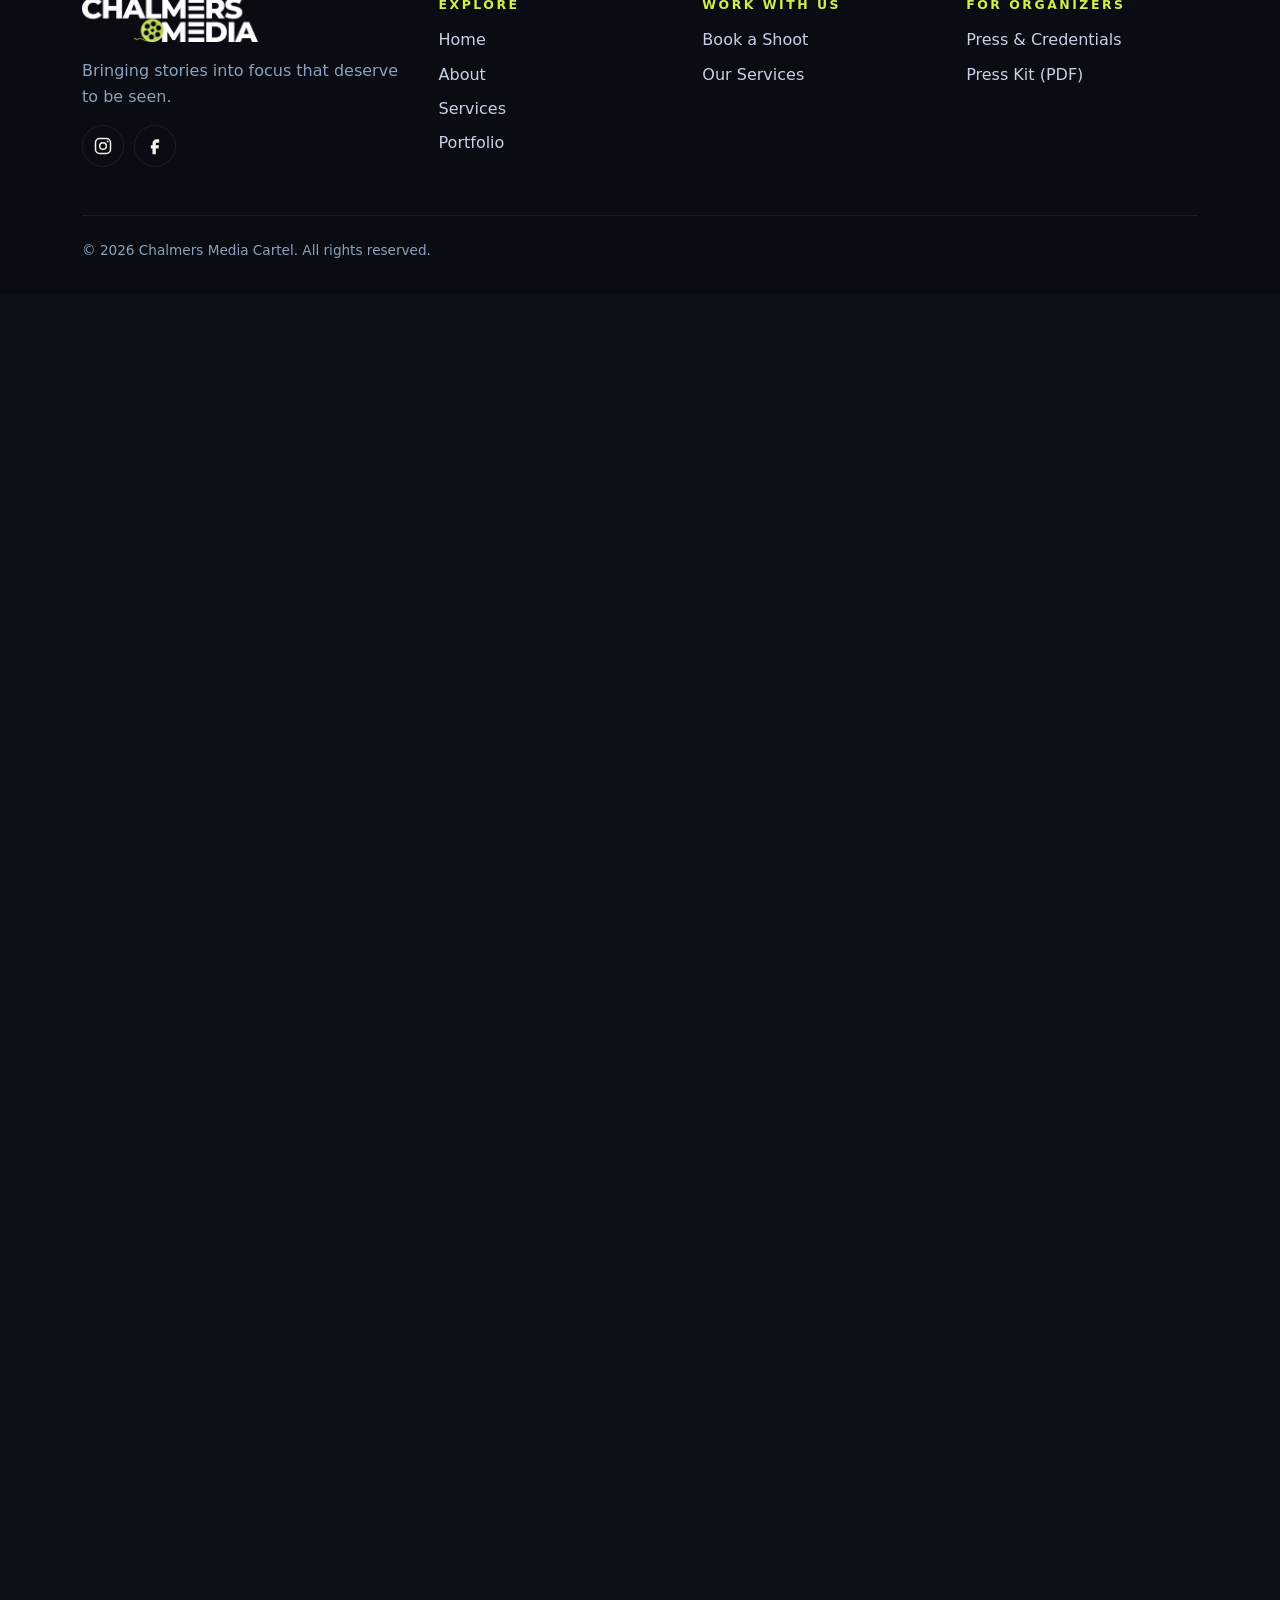
<file: credentials.html>
<!DOCTYPE html>
<html lang="en">
<head>
  <meta charset="UTF-8">
  <meta name="viewport" content="width=device-width, initial-scale=1.0">
  <title>Press &amp; Credentials | Chalmers Media Cartel</title>
  <!-- The credentials content moved to about.html#credentials (Nov 2026 redesign).
       This page stays so links already pasted into press credential applications keep working. -->
  <meta name="robots" content="noindex">
  <link rel="canonical" href="about.html#credentials">
  <meta http-equiv="refresh" content="0; url=about.html#credentials">
  <style>
    body { margin: 0; min-height: 100vh; display: grid; place-items: center; background: #0c1119; color: #f4f1eb; font-family: system-ui, sans-serif; text-align: center; padding: 1rem; }
    a { color: #d3ee4b; }
  </style>
</head>
<body>
  <p>Our Press &amp; Credentials info has moved. <a href="about.html#credentials">Continue to Press &amp; Credentials</a>.</p>
</body>
</html>
</file>
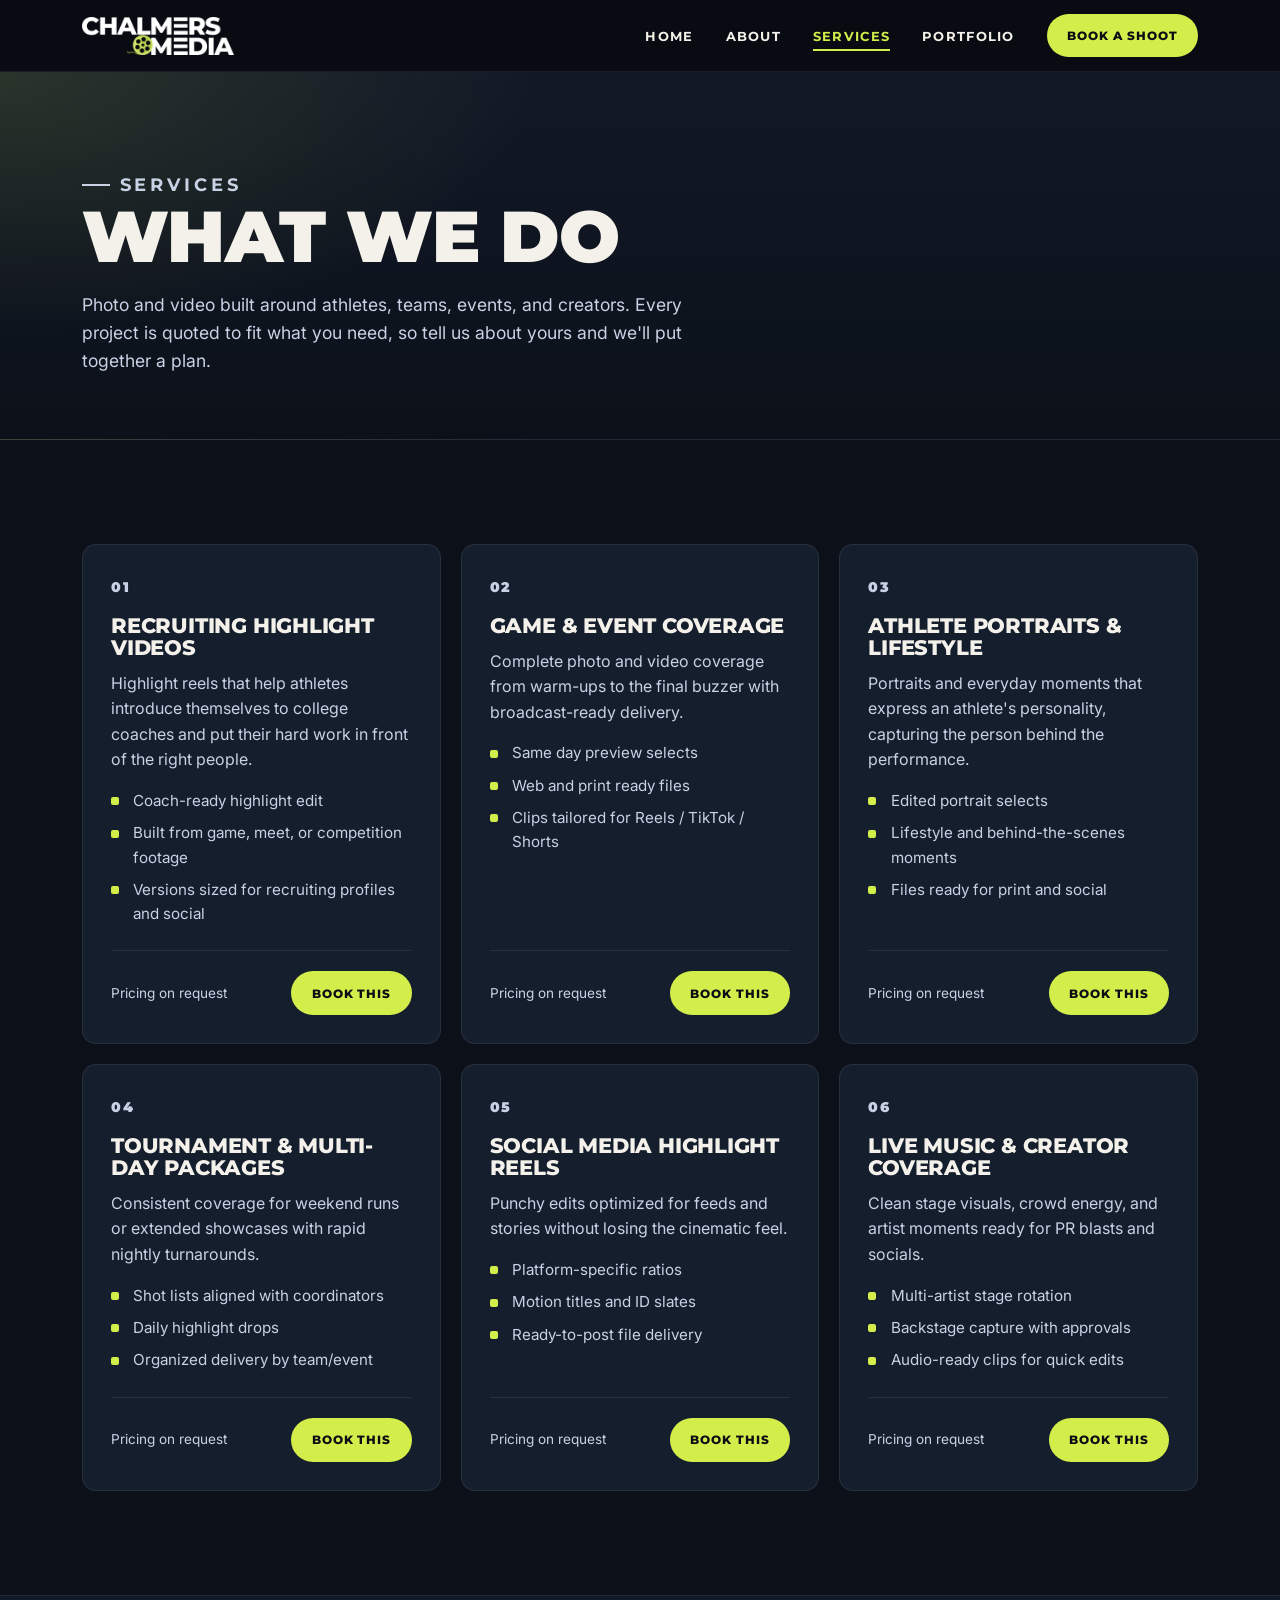
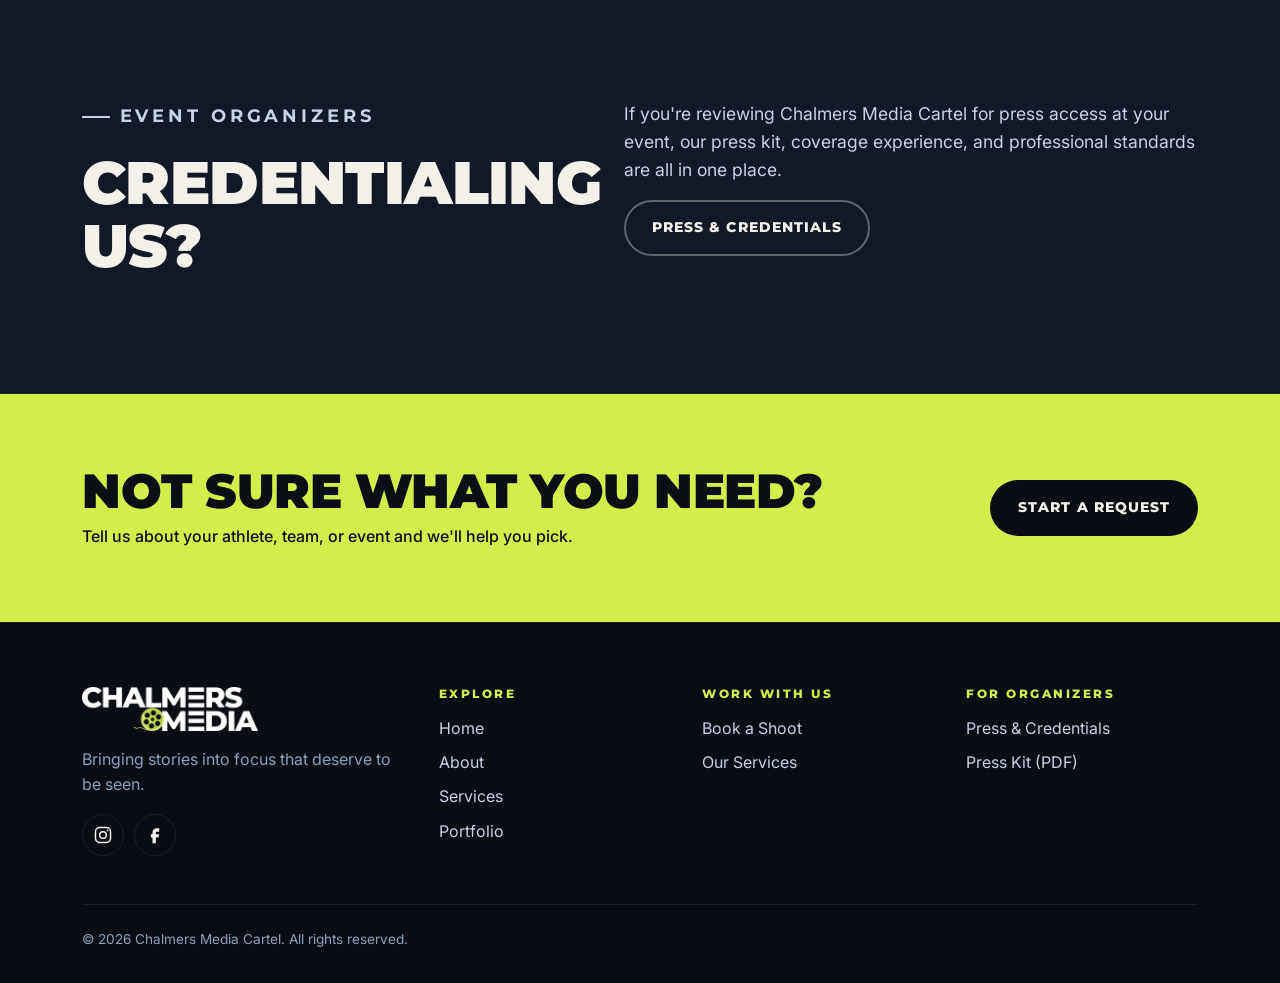
<file: services.html>
<!DOCTYPE html>
<html lang="en">
<head>
  <meta charset="UTF-8">
  <meta name="viewport" content="width=device-width, initial-scale=1.0">
  <title>Services | Chalmers Media</title>
  <meta name="description" content="Recruiting highlight videos, game and event coverage, athlete portraits, tournament packages, social reels, and live music coverage.">
  <link rel="icon" type="image/png" href="film-reel.png">
  <link rel="preconnect" href="https://fonts.googleapis.com">
  <link rel="preconnect" href="https://fonts.gstatic.com" crossorigin>
  <link href="https://fonts.googleapis.com/css2?family=Inter:wght@400;500;600;700&family=Montserrat:wght@700;800;900&display=swap" rel="stylesheet">
  <link rel="stylesheet" href="styles.css">
  <!-- Lets CSS hide [data-reveal] elements only when JS is running, so nothing stays invisible if JS fails -->
  <script>document.documentElement.classList.add('js');</script>
</head>
<body>
  <a class="skip-link" href="#main">Skip to content</a>

  <header class="site-header">
    <div class="container header-inner">
      <a class="brand" href="index.html" aria-label="Chalmers Media home">
        <img src="chalmers-logo.png" alt="Chalmers Media" width="720" height="180">
      </a>
      <nav class="site-nav" id="site-nav" aria-label="Main">
        <ul>
          <li><a href="index.html">Home</a></li>
          <li><a href="about.html">About</a></li>
          <li><a href="services.html" aria-current="page">Services</a></li>
          <li><a href="portfolio.html">Portfolio</a></li>
          <li><a class="button primary small" href="book.html">Book a Shoot</a></li>
        </ul>
      </nav>
      <button class="nav-toggle" aria-label="Menu" aria-expanded="false" aria-controls="site-nav">
        <span></span><span></span><span></span>
      </button>
    </div>
  </header>

  <main id="main">
    <section class="page-hero">
      <div class="container" data-reveal="up">
        <p class="eyebrow">Services</p>
        <h1>What We Do</h1>
        <p>Photo and video built around athletes, teams, events, and creators. Every project is quoted to fit what you need, so tell us about yours and we'll put together a plan.</p>
      </div>
    </section>

    <section class="section">
      <div class="container">
        <div class="services-grid" data-reveal-stagger="zoom">
          <article class="service-card" id="recruiting">
            <p class="service-num">01</p>
            <h3>Recruiting Highlight Videos</h3>
            <p>Highlight reels that help athletes introduce themselves to college coaches and put their hard work in front of the right people.</p>
            <ul class="deliverables">
              <li>Coach-ready highlight edit</li>
              <li>Built from game, meet, or competition footage</li>
              <li>Versions sized for recruiting profiles and social</li>
            </ul>
            <div class="service-foot">
              <p class="price">Pricing on request</p>
              <a class="button primary small" href="book.html?service=recruiting">Book this</a>
            </div>
          </article>
          <article class="service-card" id="game-coverage">
            <p class="service-num">02</p>
            <h3>Game &amp; Event Coverage</h3>
            <p>Complete photo and video coverage from warm-ups to the final buzzer with broadcast-ready delivery.</p>
            <ul class="deliverables">
              <li>Same day preview selects</li>
              <li>Web and print ready files</li>
              <li>Clips tailored for Reels / TikTok / Shorts</li>
            </ul>
            <div class="service-foot">
              <p class="price">Pricing on request</p>
              <a class="button primary small" href="book.html?service=game-coverage">Book this</a>
            </div>
          </article>
          <article class="service-card" id="portraits">
            <p class="service-num">03</p>
            <h3>Athlete Portraits &amp; Lifestyle</h3>
            <p>Portraits and everyday moments that express an athlete's personality, capturing the person behind the performance.</p>
            <ul class="deliverables">
              <li>Edited portrait selects</li>
              <li>Lifestyle and behind-the-scenes moments</li>
              <li>Files ready for print and social</li>
            </ul>
            <div class="service-foot">
              <p class="price">Pricing on request</p>
              <a class="button primary small" href="book.html?service=portraits">Book this</a>
            </div>
          </article>
          <article class="service-card" id="tournaments">
            <p class="service-num">04</p>
            <h3>Tournament &amp; Multi-Day Packages</h3>
            <p>Consistent coverage for weekend runs or extended showcases with rapid nightly turnarounds.</p>
            <ul class="deliverables">
              <li>Shot lists aligned with coordinators</li>
              <li>Daily highlight drops</li>
              <li>Organized delivery by team/event</li>
            </ul>
            <div class="service-foot">
              <p class="price">Pricing on request</p>
              <a class="button primary small" href="book.html?service=tournaments">Book this</a>
            </div>
          </article>
          <article class="service-card" id="social-reels">
            <p class="service-num">05</p>
            <h3>Social Media Highlight Reels</h3>
            <p>Punchy edits optimized for feeds and stories without losing the cinematic feel.</p>
            <ul class="deliverables">
              <li>Platform-specific ratios</li>
              <li>Motion titles and ID slates</li>
              <li>Ready-to-post file delivery</li>
            </ul>
            <div class="service-foot">
              <p class="price">Pricing on request</p>
              <a class="button primary small" href="book.html?service=social-reels">Book this</a>
            </div>
          </article>
          <article class="service-card" id="music-creators">
            <p class="service-num">06</p>
            <h3>Live Music &amp; Creator Coverage</h3>
            <p>Clean stage visuals, crowd energy, and artist moments ready for PR blasts and socials.</p>
            <ul class="deliverables">
              <li>Multi-artist stage rotation</li>
              <li>Backstage capture with approvals</li>
              <li>Audio-ready clips for quick edits</li>
            </ul>
            <div class="service-foot">
              <p class="price">Pricing on request</p>
              <a class="button primary small" href="book.html?service=music-creators">Book this</a>
            </div>
          </article>
        </div>
      </div>
    </section>

    <section class="section alt">
      <div class="container intro-grid">
        <div data-reveal="left">
          <p class="eyebrow">Event Organizers</p>
          <h2>Credentialing Us?</h2>
        </div>
        <div data-reveal="right">
          <p>If you're reviewing Chalmers Media Cartel for press access at your event, our press kit, coverage experience, and professional standards are all in one place.</p>
          <a class="button ghost" href="about.html#credentials">Press &amp; Credentials</a>
        </div>
      </div>
    </section>

    <section class="cta-band">
      <div class="container cta-inner" data-reveal="zoom">
        <div>
          <h2>Not Sure What You Need?</h2>
          <p>Tell us about your athlete, team, or event and we'll help you pick.</p>
        </div>
        <a class="button dark" href="book.html">Start a Request</a>
      </div>
    </section>
  </main>

  <footer class="footer">
    <div class="container">
      <div class="footer-grid">
        <div class="footer-brand">
          <img src="chalmers-logo.png" alt="Chalmers Media" width="720" height="180">
          <p>Bringing stories into focus that deserve to be seen.</p>
          <div class="social-links">
            <a href="https://instagram.com/ChalmersMediaCartel" aria-label="Chalmers Media on Instagram" target="_blank" rel="noopener">
              <svg viewBox="0 0 24 24" fill="none" stroke="currentColor" stroke-width="1.8" aria-hidden="true"><rect x="3" y="3" width="18" height="18" rx="5"/><circle cx="12" cy="12" r="4"/><circle cx="17.5" cy="6.5" r="1.1" fill="currentColor" stroke="none"/></svg>
            </a>
            <a href="https://facebook.com/ChalmersMedia" aria-label="Chalmers Media on Facebook" target="_blank" rel="noopener">
              <svg viewBox="0 0 24 24" fill="currentColor" aria-hidden="true"><path d="M14 8h3V4h-3c-2.8 0-5 2.2-5 5v2H7v4h2v7h4v-7h3l1-4h-4V9c0-.6.4-1 1-1z"/></svg>
            </a>
          </div>
        </div>
        <div>
          <h2>Explore</h2>
          <ul>
            <li><a href="index.html">Home</a></li>
            <li><a href="about.html">About</a></li>
            <li><a href="services.html">Services</a></li>
            <li><a href="portfolio.html">Portfolio</a></li>
          </ul>
        </div>
        <div>
          <h2>Work With Us</h2>
          <ul>
            <li><a href="book.html">Book a Shoot</a></li>
            <li><a href="services.html">Our Services</a></li>
          </ul>
        </div>
        <div>
          <h2>For Organizers</h2>
          <ul>
            <li><a href="about.html#credentials">Press &amp; Credentials</a></li>
            <li><a href="docs/ChalmersMedia_PressKit.pdf" target="_blank" rel="noopener">Press Kit (PDF)</a></li>
          </ul>
        </div>
      </div>
      <div class="footer-bottom">
        <p>&copy; <span data-year></span> Chalmers Media Cartel. All rights reserved.</p>
      </div>
    </div>
  </footer>

  <script src="content.js"></script>
  <script src="main.js"></script>
</body>
</html>
</file>
<file: styles.css>
/* ==========================================================================
   Chalmers Media: shared styles for every page
   Palette is the original Chalmers navy + lime. Edit tokens here, not inline.
   ========================================================================== */

:root {
  --color-bg: #0c1119;
  --color-bg-alt: #111927;
  --color-bg-deep: #090c12;
  --color-surface: #151e2d;
  --color-text: #f4f1eb;
  --color-body: #c8d2e5;
  --color-muted: #8da1ba;
  --color-accent: #d3ee4b;
  --color-accent-soft: #c4f386;
  --color-on-accent: #0b0f14;
  --color-line: rgba(255, 255, 255, 0.08);
  --color-error: #ffb0b0;

  --font-display: 'Montserrat', 'Arial Black', system-ui, sans-serif;
  --font-base: 'Inter', 'Segoe UI', system-ui, -apple-system, sans-serif;

  --container: 1180px;
  --gutter: clamp(1rem, 4vw, 2rem);
  --radius: 14px;
  --header-h: 72px;
}

*,
*::before,
*::after {
  box-sizing: border-box;
}

html {
  scroll-behavior: smooth;
  scroll-padding-top: calc(var(--header-h) + 1rem);
}

body {
  margin: 0;
  font-family: var(--font-base);
  background: var(--color-bg);
  color: var(--color-text);
  line-height: 1.6;
  -webkit-font-smoothing: antialiased;
}

img,
video,
iframe {
  max-width: 100%;
  display: block;
}

a {
  color: var(--color-accent);
  text-decoration: none;
}

a:hover,
a:focus-visible {
  color: var(--color-accent-soft);
}

:focus-visible {
  outline: 2px solid var(--color-accent);
  outline-offset: 3px;
}

h1,
h2,
h3,
h4 {
  font-family: var(--font-display);
  font-weight: 800;
  line-height: 1.05;
  margin: 0 0 0.75rem;
  letter-spacing: -0.01em;
}

p {
  margin: 0 0 1rem;
}

.container {
  width: 100%;
  max-width: var(--container);
  margin: 0 auto;
  padding: 0 var(--gutter);
}

.skip-link {
  position: absolute;
  left: -999px;
  top: 0.5rem;
  z-index: 2000;
  background: var(--color-accent);
  color: var(--color-on-accent);
  padding: 0.5rem 1rem;
  border-radius: 8px;
  font-weight: 700;
}

.skip-link:focus {
  left: 0.5rem;
}

/* ---------- Buttons ---------- */

.button {
  display: inline-flex;
  align-items: center;
  justify-content: center;
  gap: 0.5rem;
  padding: 0.95rem 1.6rem;
  border-radius: 999px;
  border: 2px solid transparent;
  font-family: var(--font-display);
  font-weight: 800;
  font-size: 0.85rem;
  letter-spacing: 0.08em;
  text-transform: uppercase;
  cursor: pointer;
  transition: transform 0.15s ease, background 0.2s ease, color 0.2s ease, border-color 0.2s ease;
}

.button:hover {
  transform: translateY(-2px);
}

.button.primary {
  background: var(--color-accent);
  color: var(--color-on-accent);
}

.button.primary:hover,
.button.primary:focus-visible {
  background: var(--color-accent-soft);
  color: var(--color-on-accent);
}

.button.ghost {
  border-color: rgba(244, 241, 235, 0.35);
  color: var(--color-text);
}

.button.ghost:hover,
.button.ghost:focus-visible {
  border-color: var(--color-accent);
  color: var(--color-accent);
}

.button.dark {
  background: var(--color-bg-deep);
  color: var(--color-text);
}

.button.dark:hover,
.button.dark:focus-visible {
  background: var(--color-bg-alt);
  color: var(--color-accent);
}

.button.small {
  padding: 0.65rem 1.15rem;
  font-size: 0.75rem;
}

.text-link {
  font-family: var(--font-display);
  font-weight: 800;
  font-size: 0.8rem;
  letter-spacing: 0.08em;
  text-transform: uppercase;
}

.text-link::after {
  content: ' \2192';
}

/* ---------- Header / nav ---------- */

.site-header {
  position: sticky;
  top: 0;
  z-index: 1000;
  height: var(--header-h);
  background: rgba(9, 12, 18, 0.88);
  backdrop-filter: blur(12px);
  -webkit-backdrop-filter: blur(12px);
  border-bottom: 1px solid var(--color-line);
}

.header-inner {
  height: 100%;
  display: flex;
  align-items: center;
  justify-content: space-between;
  gap: 1rem;
}

.brand img {
  height: 38px;
  width: auto;
}

.site-nav ul {
  list-style: none;
  margin: 0;
  padding: 0;
  display: flex;
  align-items: center;
  gap: 2rem;
}

.site-nav a:not(.button) {
  color: var(--color-text);
  font-family: var(--font-display);
  font-weight: 700;
  font-size: 0.8rem;
  letter-spacing: 0.1em;
  text-transform: uppercase;
  padding: 0.35rem 0;
  border-bottom: 2px solid transparent;
}

.site-nav a:not(.button):hover,
.site-nav a[aria-current='page'] {
  color: var(--color-accent);
  border-bottom-color: var(--color-accent);
}

.nav-toggle {
  display: none;
  background: none;
  border: 1px solid var(--color-line);
  border-radius: 10px;
  padding: 0.6rem;
  cursor: pointer;
}

.nav-toggle span {
  display: block;
  width: 22px;
  height: 2px;
  background: var(--color-text);
  margin: 4px 0;
  transition: transform 0.2s ease, opacity 0.2s ease;
}

.nav-toggle[aria-expanded='true'] span:nth-child(1) {
  transform: translateY(6px) rotate(45deg);
}

.nav-toggle[aria-expanded='true'] span:nth-child(2) {
  opacity: 0;
}

.nav-toggle[aria-expanded='true'] span:nth-child(3) {
  transform: translateY(-6px) rotate(-45deg);
}

@media (max-width: 860px) {
  .nav-toggle {
    display: block;
  }

  .site-nav {
    position: absolute;
    top: var(--header-h);
    left: 0;
    right: 0;
    background: var(--color-bg-deep);
    border-bottom: 1px solid var(--color-line);
    display: none;
  }

  .site-nav.open {
    display: block;
  }

  .site-nav ul {
    flex-direction: column;
    align-items: stretch;
    gap: 0;
    padding: 0.5rem var(--gutter) 1.25rem;
  }

  .site-nav li a:not(.button) {
    display: block;
    padding: 0.9rem 0;
    border-bottom: 1px solid var(--color-line);
  }

  .site-nav li .button {
    margin-top: 1rem;
    width: 100%;
  }
}

/* ---------- Hero (home) ---------- */

.hero {
  position: relative;
  overflow: hidden;
  min-height: calc(92vh - var(--header-h));
  display: flex;
  align-items: center;
  padding: 5rem 0;
  background:
    radial-gradient(90% 80% at 15% 20%, rgba(211, 238, 75, 0.16) 0%, rgba(12, 17, 25, 0) 60%),
    linear-gradient(160deg, var(--color-bg-alt) 0%, var(--color-bg-deep) 100%);
}

/* Optional background photo/video: drop a <video> or <img> with class
   "hero-media" inside .hero-bg and it will cover the hero under a dark scrim. */
.hero-bg {
  position: absolute;
  inset: 0;
  pointer-events: none;
}

.hero-media {
  position: absolute;
  inset: 0;
  width: 100%;
  height: 100%;
  object-fit: cover;
  opacity: 0.35;
}

.hero-lines {
  position: absolute;
  inset: 0;
  background-image: repeating-linear-gradient(115deg, rgba(255, 255, 255, 0.04) 0 2px, transparent 2px 44px);
  mask-image: linear-gradient(90deg, transparent 0%, #000 60%);
  -webkit-mask-image: linear-gradient(90deg, transparent 0%, #000 60%);
}

.hero-reel {
  position: absolute;
  right: -6%;
  bottom: -10%;
  width: min(620px, 60vw);
  opacity: 0.14;
}

.hero-content {
  position: relative;
  max-width: 880px;
}

.eyebrow {
  display: inline-flex;
  align-items: center;
  gap: 0.6rem;
  font-family: var(--font-display);
  font-weight: 700;
  font-size: 0.78rem;
  letter-spacing: 0.22em;
  text-transform: uppercase;
  color: var(--color-accent);
  margin-bottom: 1.25rem;
}

.eyebrow::before {
  content: '';
  width: 28px;
  height: 2px;
  background: currentColor;
}

.hero h1 {
  font-size: clamp(2.6rem, 8vw, 5.75rem);
  font-weight: 900;
  text-transform: uppercase;
  line-height: 0.95;
  margin-bottom: 1.5rem;
}

.accent {
  color: var(--color-accent);
}

.hero .subhead {
  font-size: clamp(1.05rem, 2vw, 1.25rem);
  color: var(--color-body);
  max-width: 620px;
  margin-bottom: 2rem;
}

.hero-actions {
  display: flex;
  flex-wrap: wrap;
  gap: 0.85rem;
}

/* ---------- Inner page banner ---------- */

.page-hero {
  position: relative;
  overflow: hidden;
  padding: clamp(3.5rem, 9vw, 6rem) 0 clamp(2.5rem, 6vw, 4rem);
  background:
    radial-gradient(70% 120% at 0% 0%, rgba(211, 238, 75, 0.13) 0%, rgba(12, 17, 25, 0) 60%),
    linear-gradient(180deg, var(--color-bg-alt) 0%, var(--color-bg) 100%);
  border-bottom: 1px solid var(--color-line);
}

.page-hero h1 {
  font-size: clamp(2.4rem, 7vw, 4.5rem);
  font-weight: 900;
  text-transform: uppercase;
  margin-bottom: 1rem;
}

.page-hero p {
  color: var(--color-body);
  font-size: 1.1rem;
  max-width: 640px;
  margin: 0;
}

/* ---------- Sections ---------- */

.section {
  padding: clamp(4rem, 9vw, 6.5rem) 0;
}

.section.alt {
  background: var(--color-bg-alt);
  border-top: 1px solid var(--color-line);
  border-bottom: 1px solid var(--color-line);
}

.section-header {
  max-width: 720px;
  margin-bottom: 2.75rem;
}

.section-header h2 {
  font-size: clamp(2rem, 5vw, 3.25rem);
  font-weight: 900;
  text-transform: uppercase;
}

.section-header p {
  color: var(--color-body);
  font-size: 1.05rem;
  margin: 0;
}

.section-header.split {
  max-width: none;
  display: flex;
  flex-wrap: wrap;
  align-items: flex-end;
  justify-content: space-between;
  gap: 1rem 2rem;
}

.section-header.split > div {
  max-width: 720px;
}

/* ---------- Who we are (home) ---------- */

.intro-grid {
  display: grid;
  grid-template-columns: minmax(0, 1fr) minmax(0, 1.2fr);
  gap: clamp(2rem, 5vw, 4rem);
  align-items: start;
}

.intro-grid h2 {
  font-size: clamp(2.2rem, 5.5vw, 3.75rem);
  font-weight: 900;
  text-transform: uppercase;
}

.intro-grid p {
  color: var(--color-body);
  font-size: 1.1rem;
}

@media (max-width: 760px) {
  .intro-grid {
    grid-template-columns: 1fr;
  }
}

/* ---------- Services ---------- */

.services-grid {
  display: grid;
  grid-template-columns: repeat(auto-fill, minmax(min(100%, 320px), 1fr));
  gap: 1.25rem;
}

.service-card {
  position: relative;
  display: flex;
  flex-direction: column;
  padding: 2rem 1.75rem 1.75rem;
  background: var(--color-surface);
  border: 1px solid var(--color-line);
  border-radius: var(--radius);
  transition: border-color 0.2s ease, transform 0.2s ease;
}

.service-card:hover {
  border-color: rgba(211, 238, 75, 0.45);
  transform: translateY(-3px);
}

.service-num {
  font-family: var(--font-display);
  font-weight: 900;
  font-size: 0.85rem;
  color: var(--color-accent);
  letter-spacing: 0.12em;
  margin-bottom: 1rem;
}

.service-card h3 {
  font-size: 1.3rem;
  text-transform: uppercase;
}

.service-card p {
  color: var(--color-body);
}

.service-card .deliverables {
  list-style: none;
  padding: 0;
  margin: 0 0 1.5rem;
  display: grid;
  gap: 0.5rem;
}

.service-card .deliverables li {
  position: relative;
  padding-left: 1.4rem;
  color: var(--color-body);
  font-size: 0.95rem;
}

.service-card .deliverables li::before {
  content: '';
  position: absolute;
  left: 0;
  top: 0.55em;
  width: 8px;
  height: 8px;
  border-radius: 2px;
  background: var(--color-accent);
}

.service-foot {
  margin-top: auto;
  padding-top: 1.25rem;
  border-top: 1px solid var(--color-line);
  display: flex;
  flex-wrap: wrap;
  align-items: center;
  justify-content: space-between;
  gap: 0.75rem;
}

.price {
  font-size: 0.85rem;
  color: var(--color-muted);
  margin: 0;
}

/* ---------- Media: video embeds + photo gallery ---------- */

.media-grid {
  display: grid;
  grid-template-columns: repeat(auto-fill, minmax(min(100%, 320px), 1fr));
  gap: 1.25rem;
}

.media-card {
  background: var(--color-surface);
  border: 1px solid var(--color-line);
  border-radius: var(--radius);
  overflow: hidden;
}

.media-card .media-caption {
  padding: 1rem 1.25rem;
  margin: 0;
  font-weight: 600;
  font-size: 0.95rem;
}

/* "Lite" YouTube: shows the thumbnail and only loads the real player on click */
.yt-lite {
  position: relative;
  width: 100%;
  aspect-ratio: 16 / 9;
  padding: 0;
  border: 0;
  background: #000 center / cover no-repeat;
  cursor: pointer;
}

.yt-lite::after {
  content: '';
  position: absolute;
  inset: 0;
  background: linear-gradient(180deg, rgba(0, 0, 0, 0) 40%, rgba(0, 0, 0, 0.55) 100%);
}

.yt-lite .play {
  position: absolute;
  z-index: 1;
  top: 50%;
  left: 50%;
  width: 68px;
  height: 68px;
  transform: translate(-50%, -50%);
  border-radius: 50%;
  background: var(--color-accent);
  display: grid;
  place-items: center;
  transition: transform 0.15s ease;
}

.yt-lite:hover .play {
  transform: translate(-50%, -50%) scale(1.08);
}

.yt-lite .play svg {
  width: 26px;
  height: 26px;
  margin-left: 4px;
  fill: var(--color-on-accent);
}

.yt-frame {
  width: 100%;
  aspect-ratio: 16 / 9;
  border: 0;
}

.media-card .instagram-media {
  margin: 0 auto !important;
  min-width: 0 !important;
  border-radius: 0 !important;
}

.filters {
  display: flex;
  flex-wrap: wrap;
  gap: 0.6rem;
  margin-bottom: 2rem;
}

.filter-button {
  background: transparent;
  color: var(--color-text);
  border: 1px solid var(--color-line);
  border-radius: 999px;
  padding: 0.55rem 1.1rem;
  font-family: var(--font-display);
  font-weight: 700;
  font-size: 0.75rem;
  letter-spacing: 0.1em;
  text-transform: uppercase;
  cursor: pointer;
}

.filter-button:hover {
  border-color: var(--color-accent);
}

.filter-button.active {
  background: var(--color-accent);
  border-color: var(--color-accent);
  color: var(--color-on-accent);
}

.photo-grid {
  display: grid;
  grid-template-columns: repeat(auto-fill, minmax(min(100%, 260px), 1fr));
  gap: 0.75rem;
}

.photo-item {
  position: relative;
  padding: 0;
  border: 0;
  border-radius: 10px;
  overflow: hidden;
  aspect-ratio: 4 / 5;
  background: var(--color-surface);
  cursor: zoom-in;
}

.photo-item img {
  width: 100%;
  height: 100%;
  object-fit: cover;
  transition: transform 0.4s ease;
}

.photo-item:hover img {
  transform: scale(1.04);
}

.photo-item[hidden] {
  display: none;
}

.lightbox {
  border: 0;
  padding: 0;
  background: transparent;
  max-width: min(1100px, 94vw);
  max-height: 92vh;
}

.lightbox::backdrop {
  background: rgba(5, 7, 11, 0.92);
}

.lightbox img {
  max-height: 84vh;
  width: auto;
  margin: 0 auto;
  border-radius: 8px;
}

.lightbox figcaption {
  color: var(--color-body);
  text-align: center;
  padding-top: 0.75rem;
}

.lightbox-close {
  position: fixed;
  top: 1rem;
  right: 1rem;
  width: 44px;
  height: 44px;
  border-radius: 50%;
  border: 1px solid var(--color-line);
  background: var(--color-bg-alt);
  color: var(--color-text);
  font-size: 1.5rem;
  line-height: 1;
  cursor: pointer;
}

.empty-state {
  padding: 2.5rem 2rem;
  border: 1px dashed rgba(211, 238, 75, 0.35);
  border-radius: var(--radius);
  text-align: center;
  color: var(--color-body);
}

.empty-state p {
  max-width: 520px;
  margin: 0 auto 1.25rem;
}

/* ---------- CTA band ---------- */

.cta-band {
  background: var(--color-accent);
  color: var(--color-on-accent);
  padding: clamp(3rem, 7vw, 4.5rem) 0;
}

.cta-inner {
  display: flex;
  flex-wrap: wrap;
  align-items: center;
  justify-content: space-between;
  gap: 1.5rem 2rem;
}

.cta-band h2 {
  font-size: clamp(1.9rem, 5vw, 3rem);
  font-weight: 900;
  text-transform: uppercase;
  margin: 0;
}

.cta-band p {
  margin: 0.5rem 0 0;
  font-weight: 500;
}

/* ---------- About ---------- */

.story-grid {
  display: grid;
  grid-template-columns: minmax(0, 1.35fr) minmax(0, 1fr);
  gap: clamp(2rem, 5vw, 4rem);
  align-items: start;
}

.prose p {
  color: var(--color-body);
  font-size: 1.08rem;
  line-height: 1.75;
  margin-bottom: 1.35rem;
}

.mission {
  position: sticky;
  top: calc(var(--header-h) + 2rem);
  padding: 2rem 1.75rem;
  background: var(--color-surface);
  border-left: 4px solid var(--color-accent);
  border-radius: 0 var(--radius) var(--radius) 0;
}

.mission h2 {
  font-size: 0.85rem;
  letter-spacing: 0.22em;
  text-transform: uppercase;
  color: var(--color-accent);
  margin-bottom: 1rem;
}

.mission blockquote {
  margin: 0;
  font-size: 1.15rem;
  line-height: 1.65;
  color: var(--color-text);
}

@media (max-width: 860px) {
  .story-grid {
    grid-template-columns: 1fr;
  }

  .mission {
    position: static;
  }
}

.team-grid {
  display: grid;
  grid-template-columns: repeat(auto-fill, minmax(min(100%, 240px), 1fr));
  gap: 1.25rem;
}

.team-card {
  padding: 1.75rem;
  background: var(--color-surface);
  border: 1px solid var(--color-line);
  border-radius: var(--radius);
}

.avatar {
  width: 64px;
  height: 64px;
  border-radius: 50%;
  display: grid;
  place-items: center;
  margin-bottom: 1.25rem;
  background: rgba(211, 238, 75, 0.12);
  border: 1px solid rgba(211, 238, 75, 0.4);
  color: var(--color-accent);
  font-family: var(--font-display);
  font-weight: 900;
  font-size: 1.1rem;
  letter-spacing: 0.05em;
}

.team-card h3 {
  font-size: 1.15rem;
  margin-bottom: 0.25rem;
}

.team-card .role {
  color: var(--color-accent);
  font-size: 0.85rem;
  font-weight: 600;
  margin-bottom: 0.75rem;
}

.team-card p:last-child {
  color: var(--color-body);
  margin: 0;
}

/* Press & credentials (About page) */

.press-grid {
  display: grid;
  grid-template-columns: repeat(auto-fit, minmax(min(100%, 420px), 1fr));
  gap: 1.25rem;
}

.press-card {
  padding: 1.75rem;
  background: var(--color-bg);
  border: 1px solid var(--color-line);
  border-radius: var(--radius);
}

.press-card.featured {
  border-color: rgba(211, 238, 75, 0.45);
}

.press-card h3 {
  font-size: 1.05rem;
  text-transform: uppercase;
  letter-spacing: 0.02em;
}

.press-card p {
  color: var(--color-body);
}

.bullet-list {
  margin: 0;
  padding-left: 1.2rem;
  color: var(--color-body);
  display: grid;
  gap: 0.45rem;
}

.bullet-list li::marker {
  color: var(--color-accent);
}

.email {
  font-weight: 700;
  color: var(--color-text);
  word-break: break-word;
}

/* ---------- Book / contact ---------- */

.book-grid {
  display: grid;
  grid-template-columns: minmax(0, 1.6fr) minmax(0, 1fr);
  gap: clamp(2rem, 5vw, 3.5rem);
  align-items: start;
}

@media (max-width: 900px) {
  .book-grid {
    grid-template-columns: 1fr;
  }
}

.form-card {
  padding: clamp(1.5rem, 4vw, 2.5rem);
  background: var(--color-surface);
  border: 1px solid var(--color-line);
  border-radius: var(--radius);
}

.form-row {
  display: grid;
  grid-template-columns: 1fr 1fr;
  gap: 0 1rem;
}

@media (max-width: 560px) {
  .form-row {
    grid-template-columns: 1fr;
  }
}

.form-group {
  display: flex;
  flex-direction: column;
  gap: 0.4rem;
  margin-bottom: 1.1rem;
}

.form-group label {
  font-weight: 600;
  font-size: 0.9rem;
}

.form-group input,
.form-group select,
.form-group textarea {
  width: 100%;
  padding: 0.8rem 0.9rem;
  border-radius: 10px;
  border: 1px solid rgba(255, 255, 255, 0.14);
  background: var(--color-bg);
  color: var(--color-text);
  font: inherit;
}

.form-group input:focus,
.form-group select:focus,
.form-group textarea:focus {
  outline: none;
  border-color: var(--color-accent);
  box-shadow: 0 0 0 3px rgba(211, 238, 75, 0.2);
}

.form-group .error {
  color: var(--color-error);
  min-height: 1em;
  font-size: 0.82rem;
}

.honeypot {
  position: absolute;
  left: -5000px;
}

.form-message {
  margin: 1rem 0 0;
  font-weight: 600;
}

.form-message.is-success {
  color: var(--color-accent);
}

.form-message.is-error {
  color: var(--color-error);
}

.side-card {
  padding: 1.75rem;
  border: 1px solid var(--color-line);
  border-radius: var(--radius);
  margin-bottom: 1.25rem;
}

.side-card h2 {
  font-size: 1.05rem;
  text-transform: uppercase;
}

.side-card p {
  color: var(--color-body);
}

.side-card p:last-child {
  margin-bottom: 0;
}

/* ---------- Social icons ---------- */

.social-links {
  display: flex;
  gap: 0.6rem;
}

.social-links a {
  width: 42px;
  height: 42px;
  border-radius: 50%;
  display: grid;
  place-items: center;
  border: 1px solid var(--color-line);
  color: var(--color-text);
  transition: background 0.2s ease, color 0.2s ease, border-color 0.2s ease;
}

.social-links a:hover,
.social-links a:focus-visible {
  background: var(--color-accent);
  border-color: var(--color-accent);
  color: var(--color-on-accent);
}

.social-links svg {
  width: 20px;
  height: 20px;
}

/* ---------- Footer ---------- */

.footer {
  background: var(--color-bg-deep);
  border-top: 1px solid var(--color-line);
  padding: 4rem 0 2rem;
}

.footer-grid {
  display: grid;
  grid-template-columns: minmax(0, 1.4fr) repeat(3, minmax(0, 1fr));
  gap: 2.5rem 2rem;
}

.footer-brand img {
  height: 44px;
  width: auto;
  margin-bottom: 1rem;
}

.footer-brand p {
  color: var(--color-muted);
  max-width: 320px;
}

.footer h2 {
  font-size: 0.78rem;
  letter-spacing: 0.2em;
  text-transform: uppercase;
  color: var(--color-accent);
  margin-bottom: 1rem;
}

.footer ul {
  list-style: none;
  margin: 0;
  padding: 0;
  display: grid;
  gap: 0.55rem;
}

.footer ul a {
  color: var(--color-body);
}

.footer ul a:hover {
  color: var(--color-accent);
}

.footer-bottom {
  margin-top: 3rem;
  padding-top: 1.5rem;
  border-top: 1px solid var(--color-line);
  color: var(--color-muted);
  font-size: 0.85rem;
}

.footer-bottom p {
  margin: 0;
}

@media (max-width: 860px) {
  .footer-grid {
    grid-template-columns: 1fr 1fr;
  }

  .footer-brand {
    grid-column: 1 / -1;
  }
}

/* ---------- Scroll reveal animations ----------
   Add data-reveal="up | left | right | zoom" to an element, or
   data-reveal-stagger="zoom" to a grid to animate its children one by one.
   Elements are only hidden when the page has the "js" class (set by a tiny
   script in <head>), so content never stays invisible if JavaScript fails.
   main.js removes the attribute once the animation finishes, so cards get
   their normal hover transitions back. */

main {
  overflow-x: clip; /* keeps slide-in elements from causing sideways scroll */
}

.js [data-reveal] {
  opacity: 0;
  transition:
    opacity 0.9s cubic-bezier(0.22, 1, 0.36, 1),
    transform 0.9s cubic-bezier(0.22, 1, 0.36, 1);
  transition-delay: var(--reveal-delay, 0ms);
}

.js [data-reveal='up'] {
  transform: translateY(40px);
}

.js [data-reveal='left'] {
  transform: translateX(-60px);
}

.js [data-reveal='right'] {
  transform: translateX(60px);
}

.js [data-reveal='zoom'] {
  transform: scale(0.85);
}

.js [data-reveal].is-visible {
  opacity: 1;
  transform: none;
}

@media (max-width: 760px) {
  .js [data-reveal='left'] {
    transform: translateX(-28px);
  }

  .js [data-reveal='right'] {
    transform: translateX(28px);
  }
}

@media (prefers-reduced-motion: reduce) {
  .js [data-reveal] {
    opacity: 1 !important;
    transform: none !important;
  }
}

@media (prefers-reduced-motion: reduce) {
  *,
  *::before,
  *::after {
    transition: none !important;
    animation: none !important;
    scroll-behavior: auto !important;
  }
}
</file>
